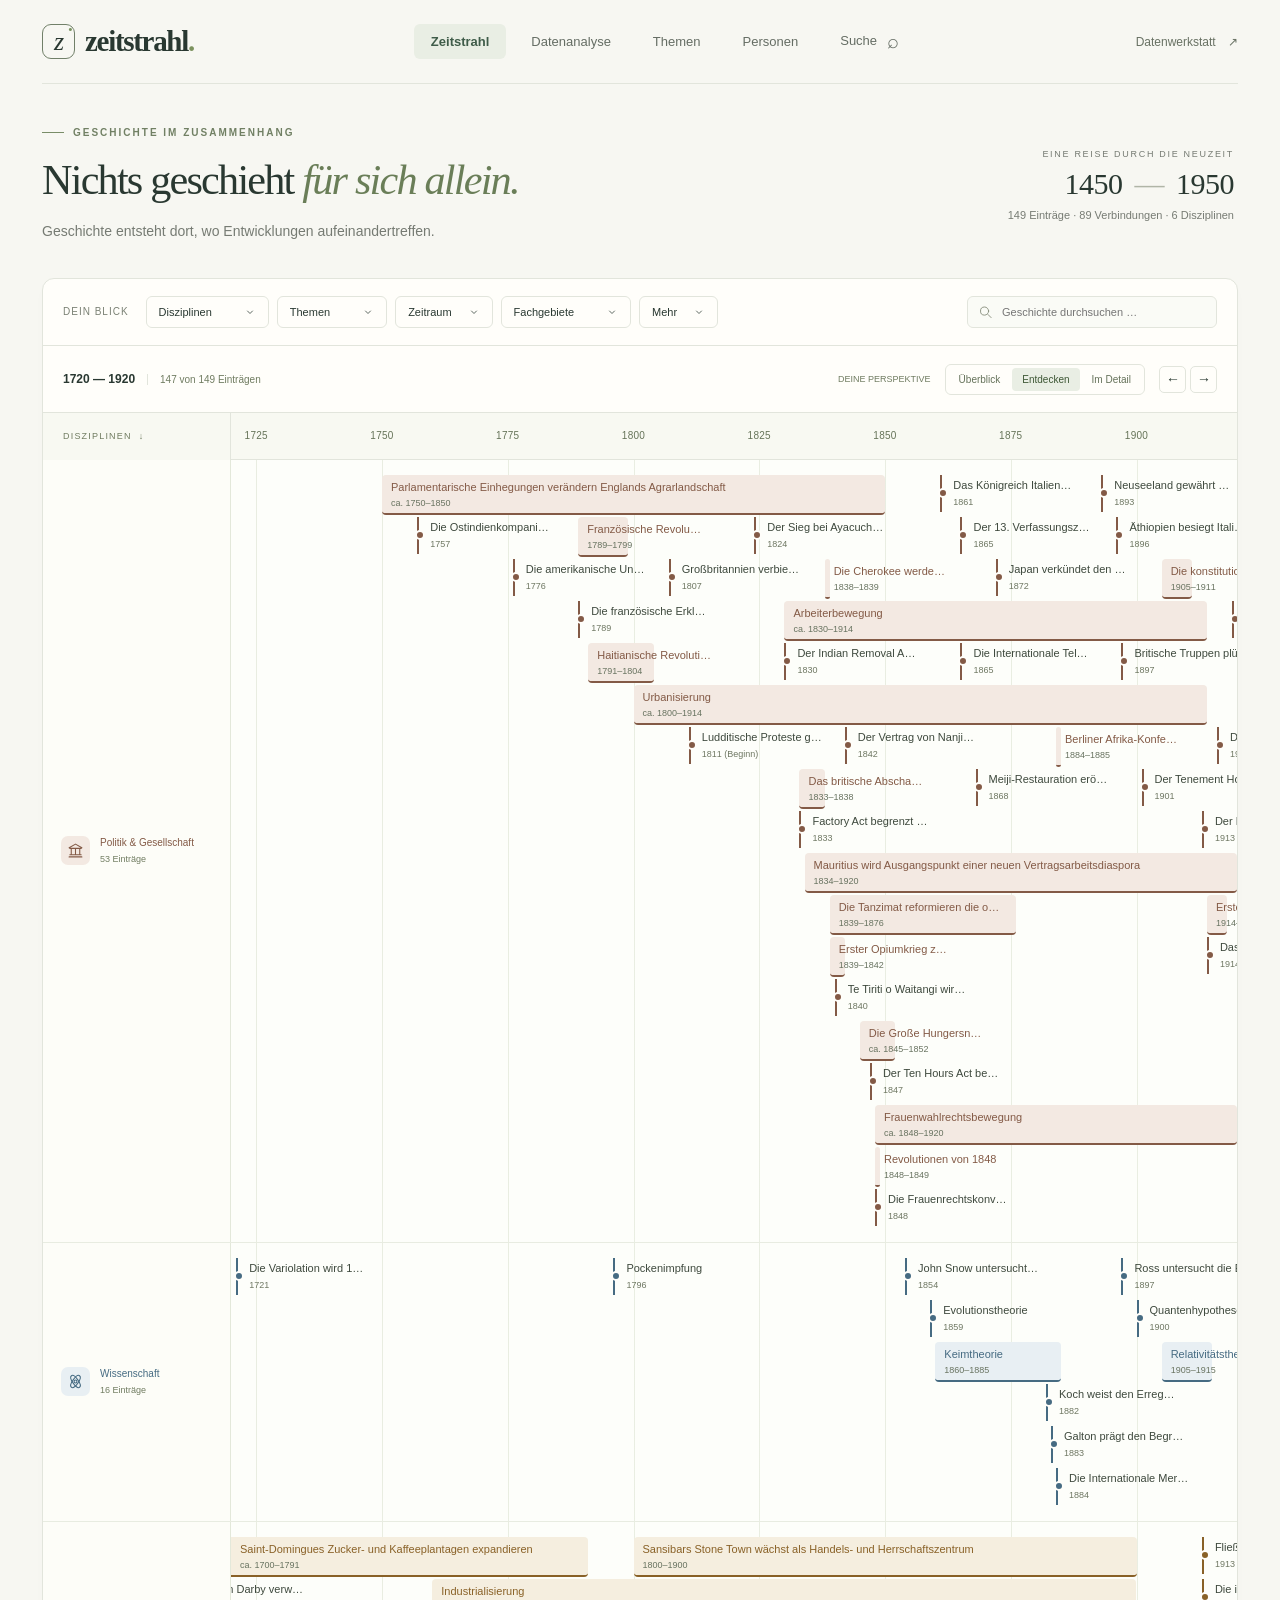
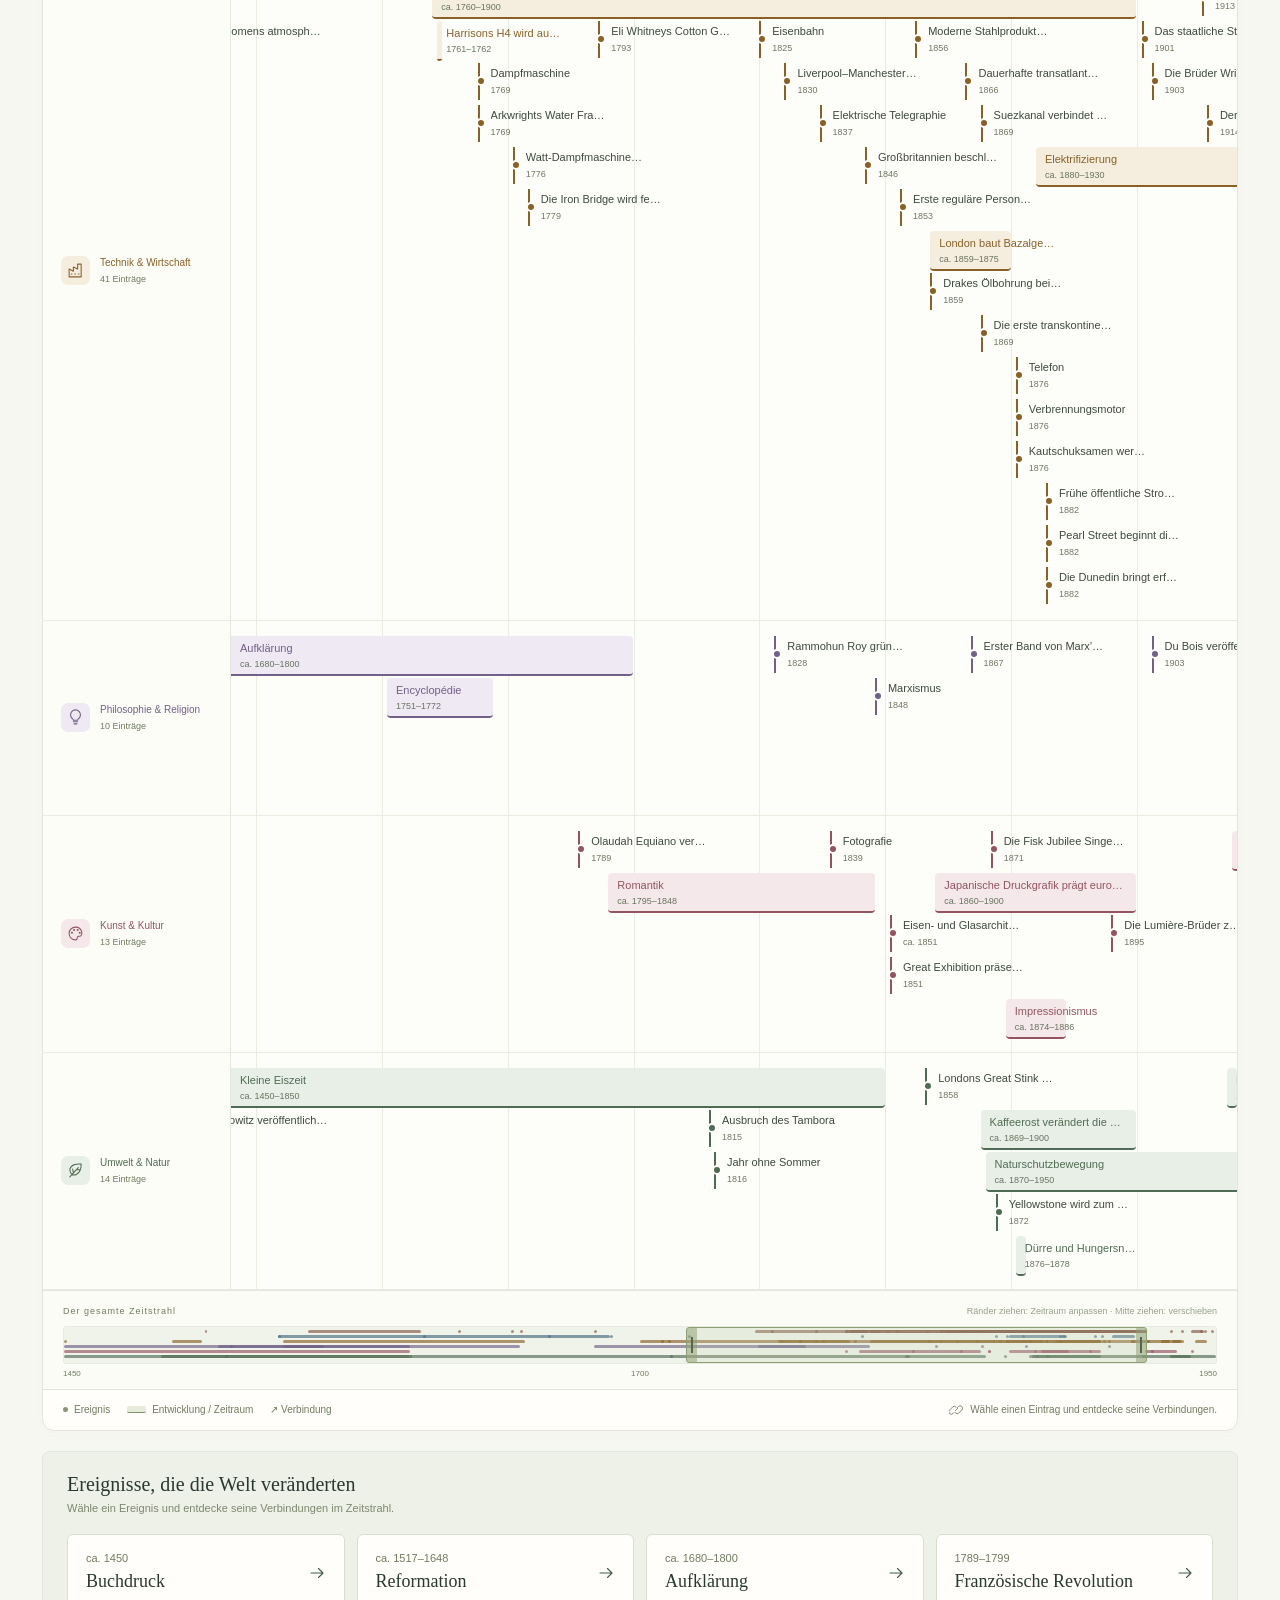
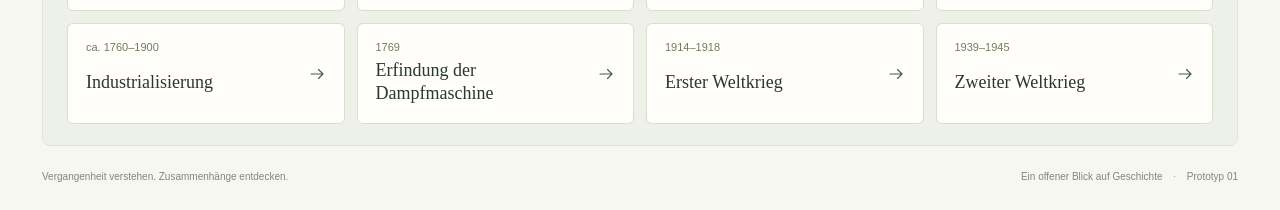
<file: index.html>
<!doctype html>
<html lang="de">
<head>
  <meta charset="utf-8">
  <meta name="viewport" content="width=device-width, initial-scale=1">
  <meta name="description" content="Entdecke Geschichte im Zusammenhang: ein interaktiver Zeitstrahl über sechs Disziplinen.">
  <title>Zeitstrahl — Geschichte im Zusammenhang</title>
  <link rel="icon" href="assets/icons/favicon.svg" type="image/svg+xml">
  <link rel="stylesheet" href="css/main.css">
  <link rel="stylesheet" href="css/timeline.css">
  <script type="module" src="js/app.js"></script>
</head>
<body>
  <a class="skip-link" href="#main">Zum Inhalt</a>
  <header class="site-header">
    <a class="brand" href="index.html" aria-label="Zeitstrahl Startseite"><span class="brand-mark" aria-hidden="true">z<span>·</span></span>zeitstrahl<span class="brand-dot">.</span></a>
    <nav aria-label="Hauptnavigation"><a href="index.html" class="active" aria-current="page">Zeitstrahl</a><a href="analysis.html">Datenanalyse</a><button type="button" data-nav="topics">Themen</button><button type="button" data-nav="persons">Personen</button><button type="button" data-nav="search">Suche <span aria-hidden="true">⌕</span></button></nav>
    <a class="header-link" href="admin.html">Datenwerkstatt <span aria-hidden="true">↗</span></a>
  </header>
  <main id="main">
    <section class="intro">
      <div><p class="eyebrow"><span class="tiny-line"></span> GESCHICHTE IM ZUSAMMENHANG</p><h1>Nichts geschieht <em>für sich allein.</em></h1><p class="intro-copy">Geschichte entsteht dort, wo Entwicklungen aufeinandertreffen.</p></div>
      <div class="intro-aside"><span class="edition">EINE REISE DURCH DIE NEUZEIT</span><span class="intro-years" id="intro-years">1450 <span>—</span> 1950</span><span id="data-stats" class="muted">Sechs Perspektiven. Eine Geschichte.</span></div>
    </section>
    <div id="app"><p class="loading" role="status">Der Zeitstrahl wird vorbereitet …</p></div>
  </main>
  <footer class="site-footer"><span>Vergangenheit verstehen. Zusammenhänge entdecken.</span><span>Ein offener Blick auf Geschichte <span class="footer-dot">·</span> Prototyp 01</span></footer>
  <dialog id="explore-dialog" aria-labelledby="dialog-title"><div class="dialog-top"><p class="eyebrow">WEITER ENTDECKEN</p><button class="icon-button" id="close-dialog" aria-label="Fenster schließen">×</button></div><h2 id="dialog-title"></h2><div id="dialog-content"></div></dialog>
</body>
</html>
</file>
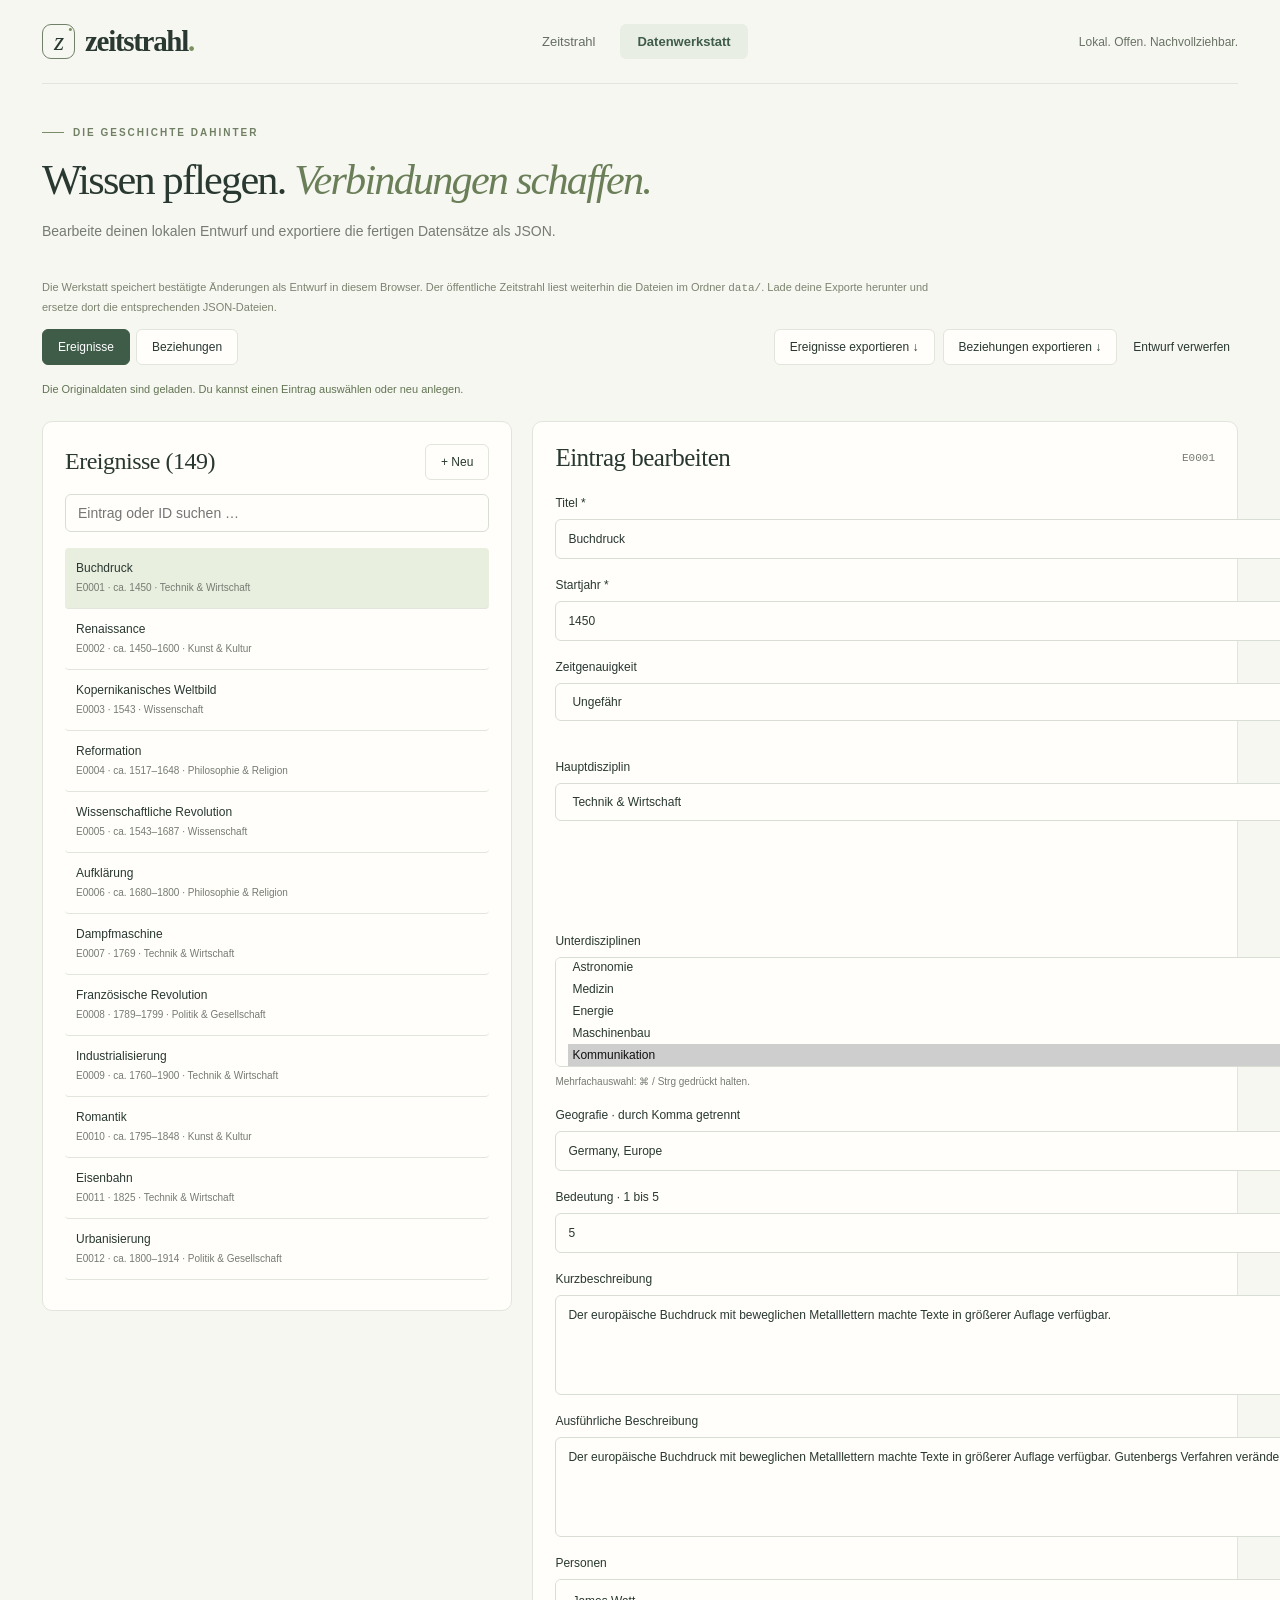
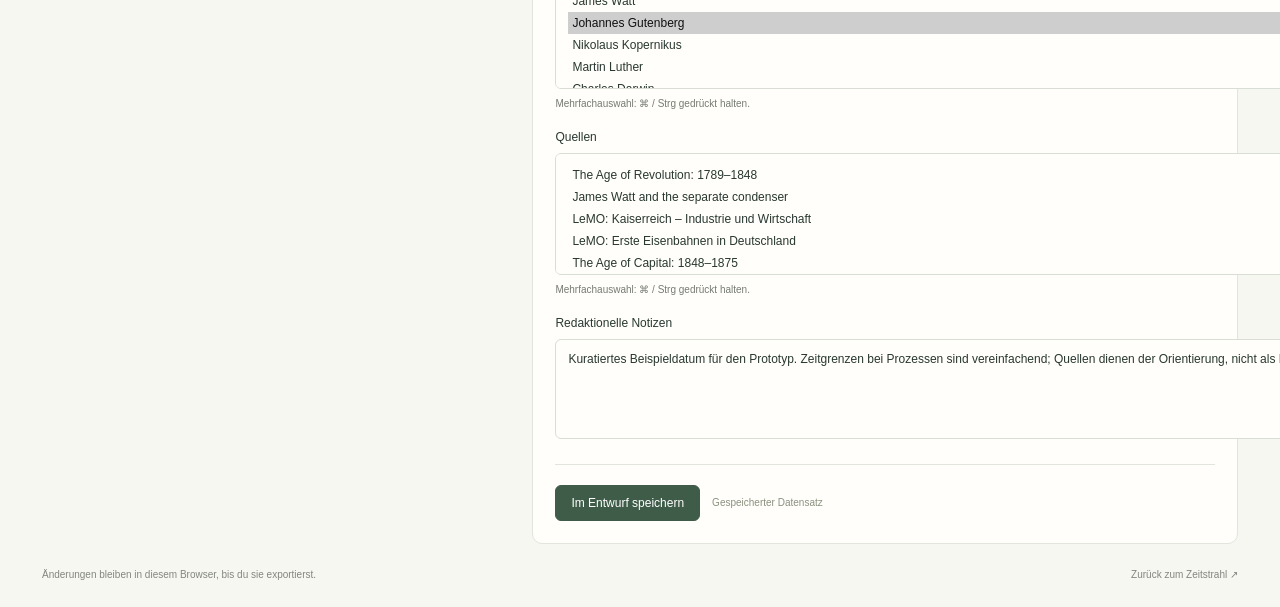
<file: admin.html>
<!doctype html>
<html lang="de">
<head><meta charset="utf-8"><meta name="viewport" content="width=device-width, initial-scale=1"><title>Datenwerkstatt — Zeitstrahl</title><link rel="icon" href="assets/icons/favicon.svg" type="image/svg+xml"><link rel="stylesheet" href="css/main.css"><link rel="stylesheet" href="css/admin.css"><script type="module" src="js/admin.js"></script></head>
<body><a class="skip-link" href="#main">Zum Inhalt</a><header class="site-header"><a class="brand" href="index.html"><span class="brand-mark" aria-hidden="true">z<span>·</span></span>zeitstrahl<span class="brand-dot">.</span></a><nav aria-label="Hauptnavigation"><a href="index.html">Zeitstrahl</a><a href="admin.html" class="active" aria-current="page">Datenwerkstatt</a></nav><span class="header-link">Lokal. Offen. Nachvollziehbar.</span></header><main id="main"><section class="intro"><div><p class="eyebrow"><span class="tiny-line"></span> DIE GESCHICHTE DAHINTER</p><h1>Wissen pflegen. <em>Verbindungen schaffen.</em></h1><p class="intro-copy">Bearbeite deinen lokalen Entwurf und exportiere die fertigen Datensätze als JSON.</p></div></section><div id="admin-app"><p class="loading" role="status">Die Datenwerkstatt wird vorbereitet …</p></div></main><footer class="site-footer"><span>Änderungen bleiben in diesem Browser, bis du sie exportierst.</span><a href="index.html">Zurück zum Zeitstrahl ↗</a></footer></body>
</html>
</file>
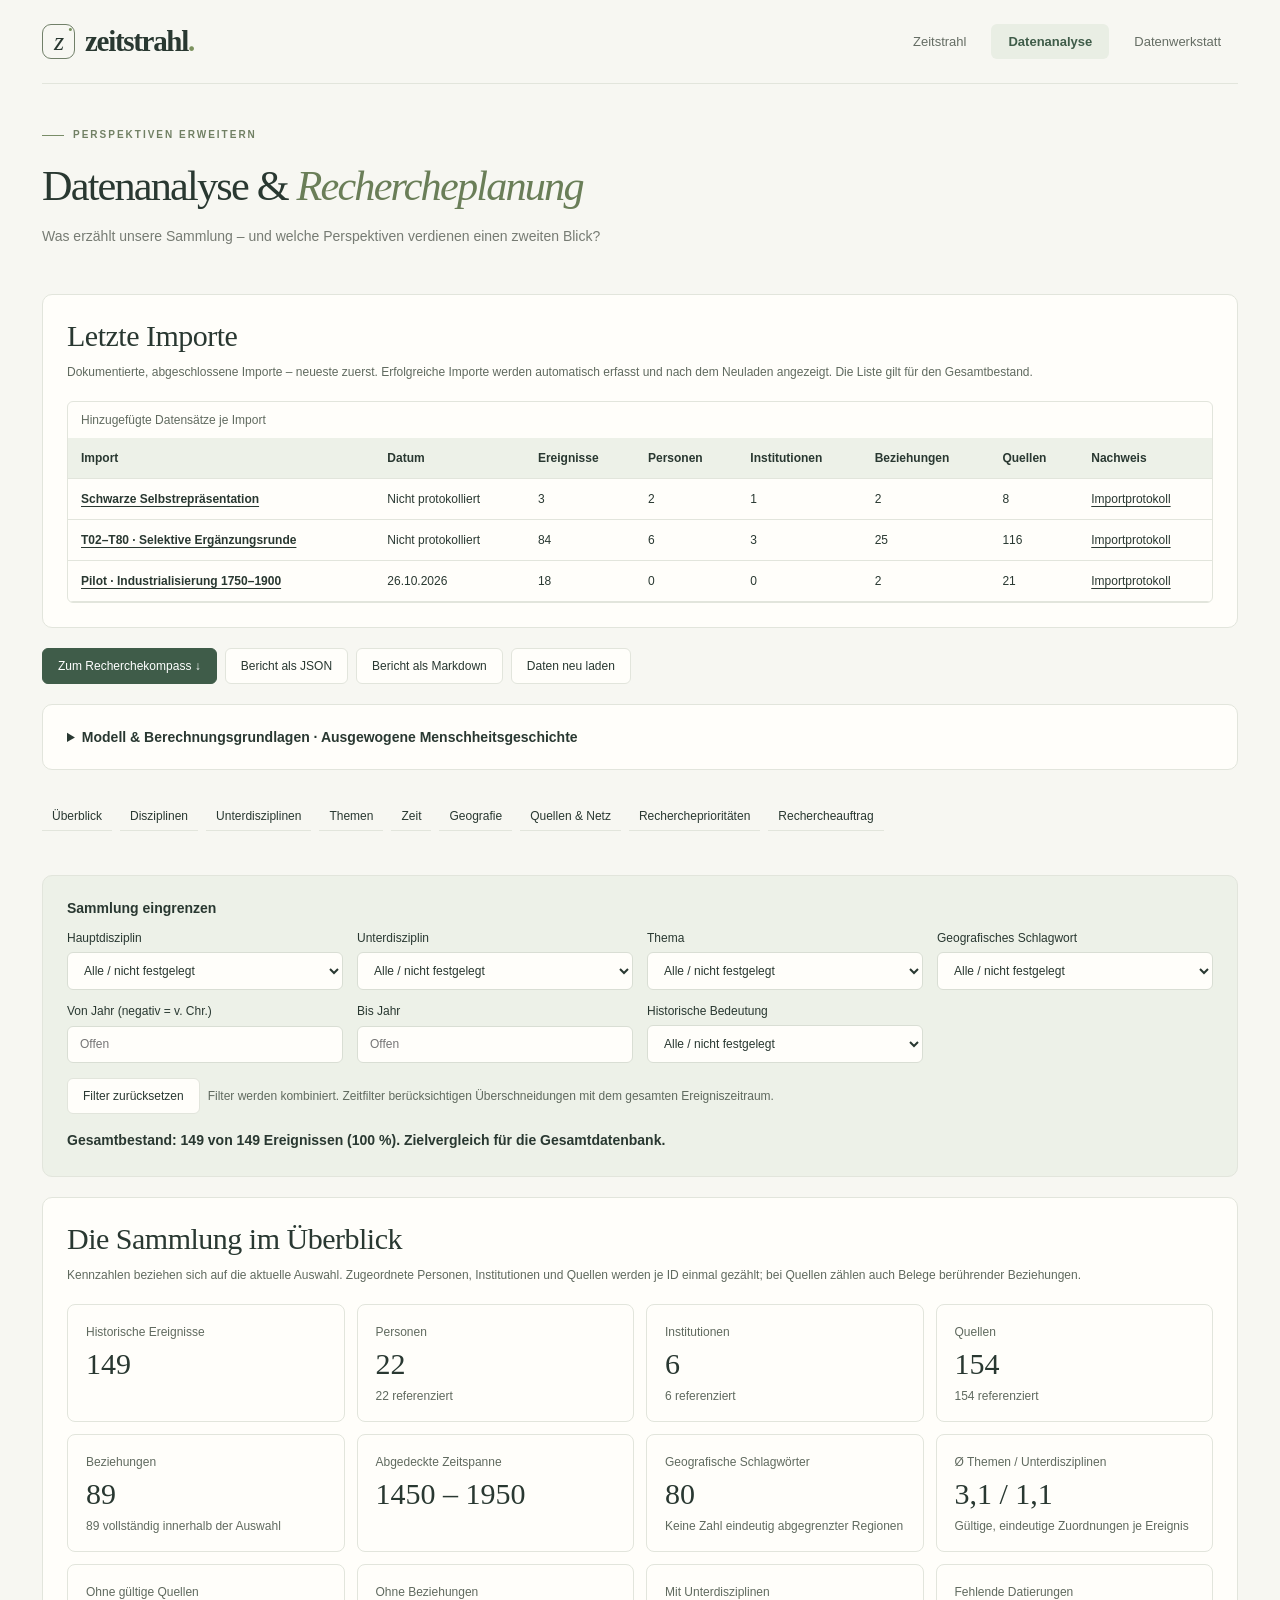
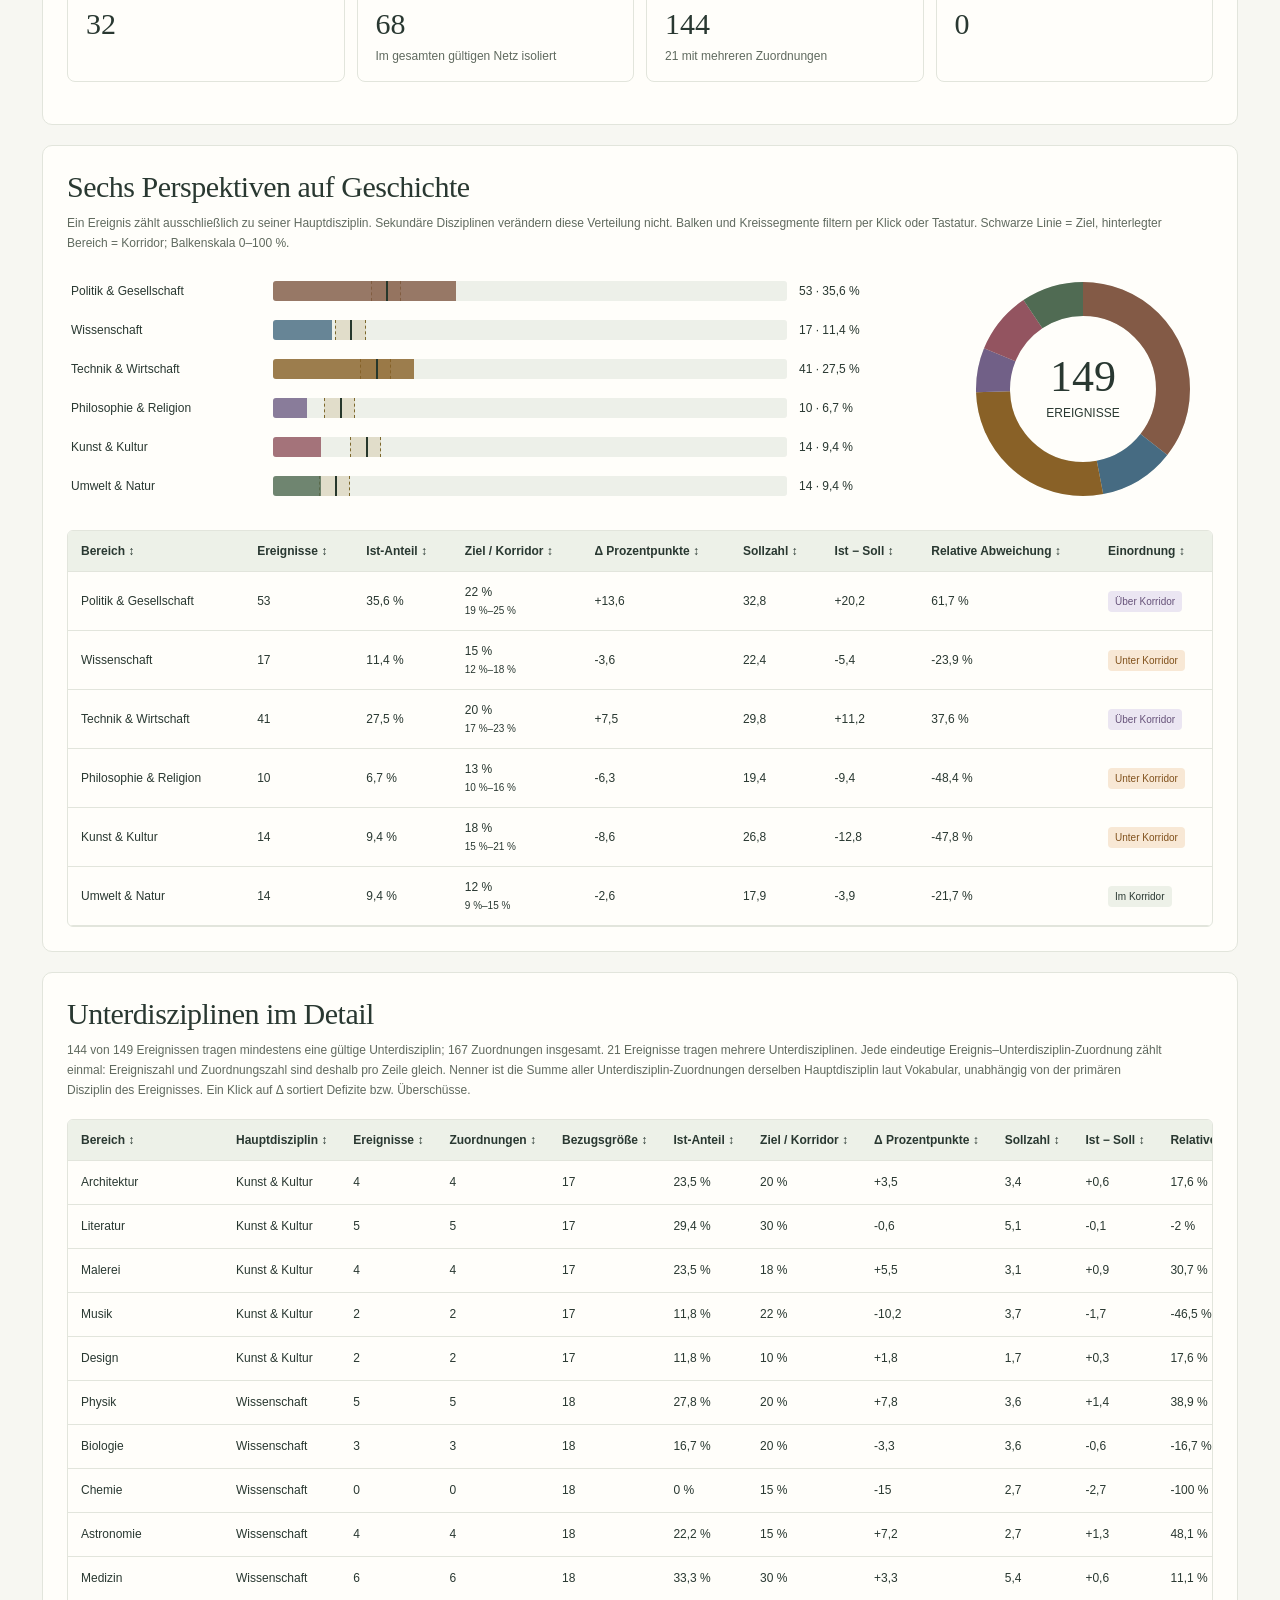
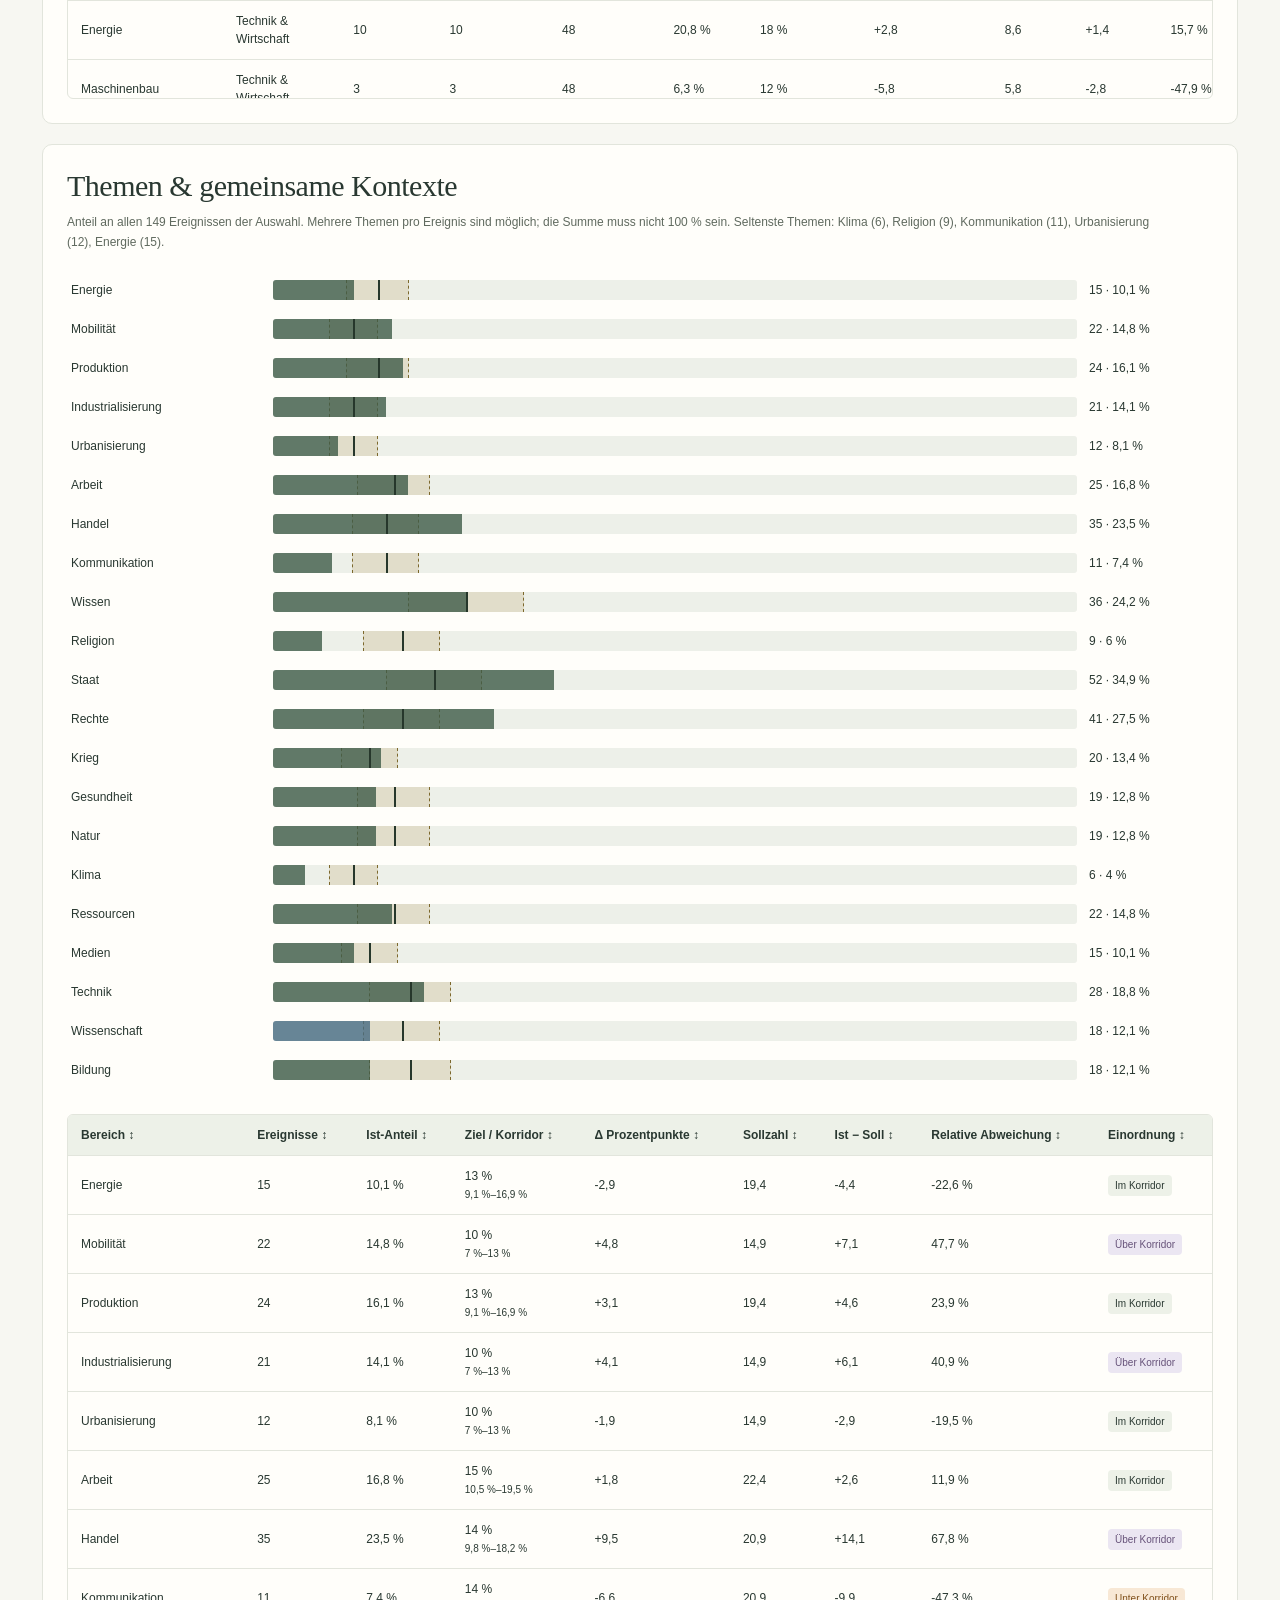
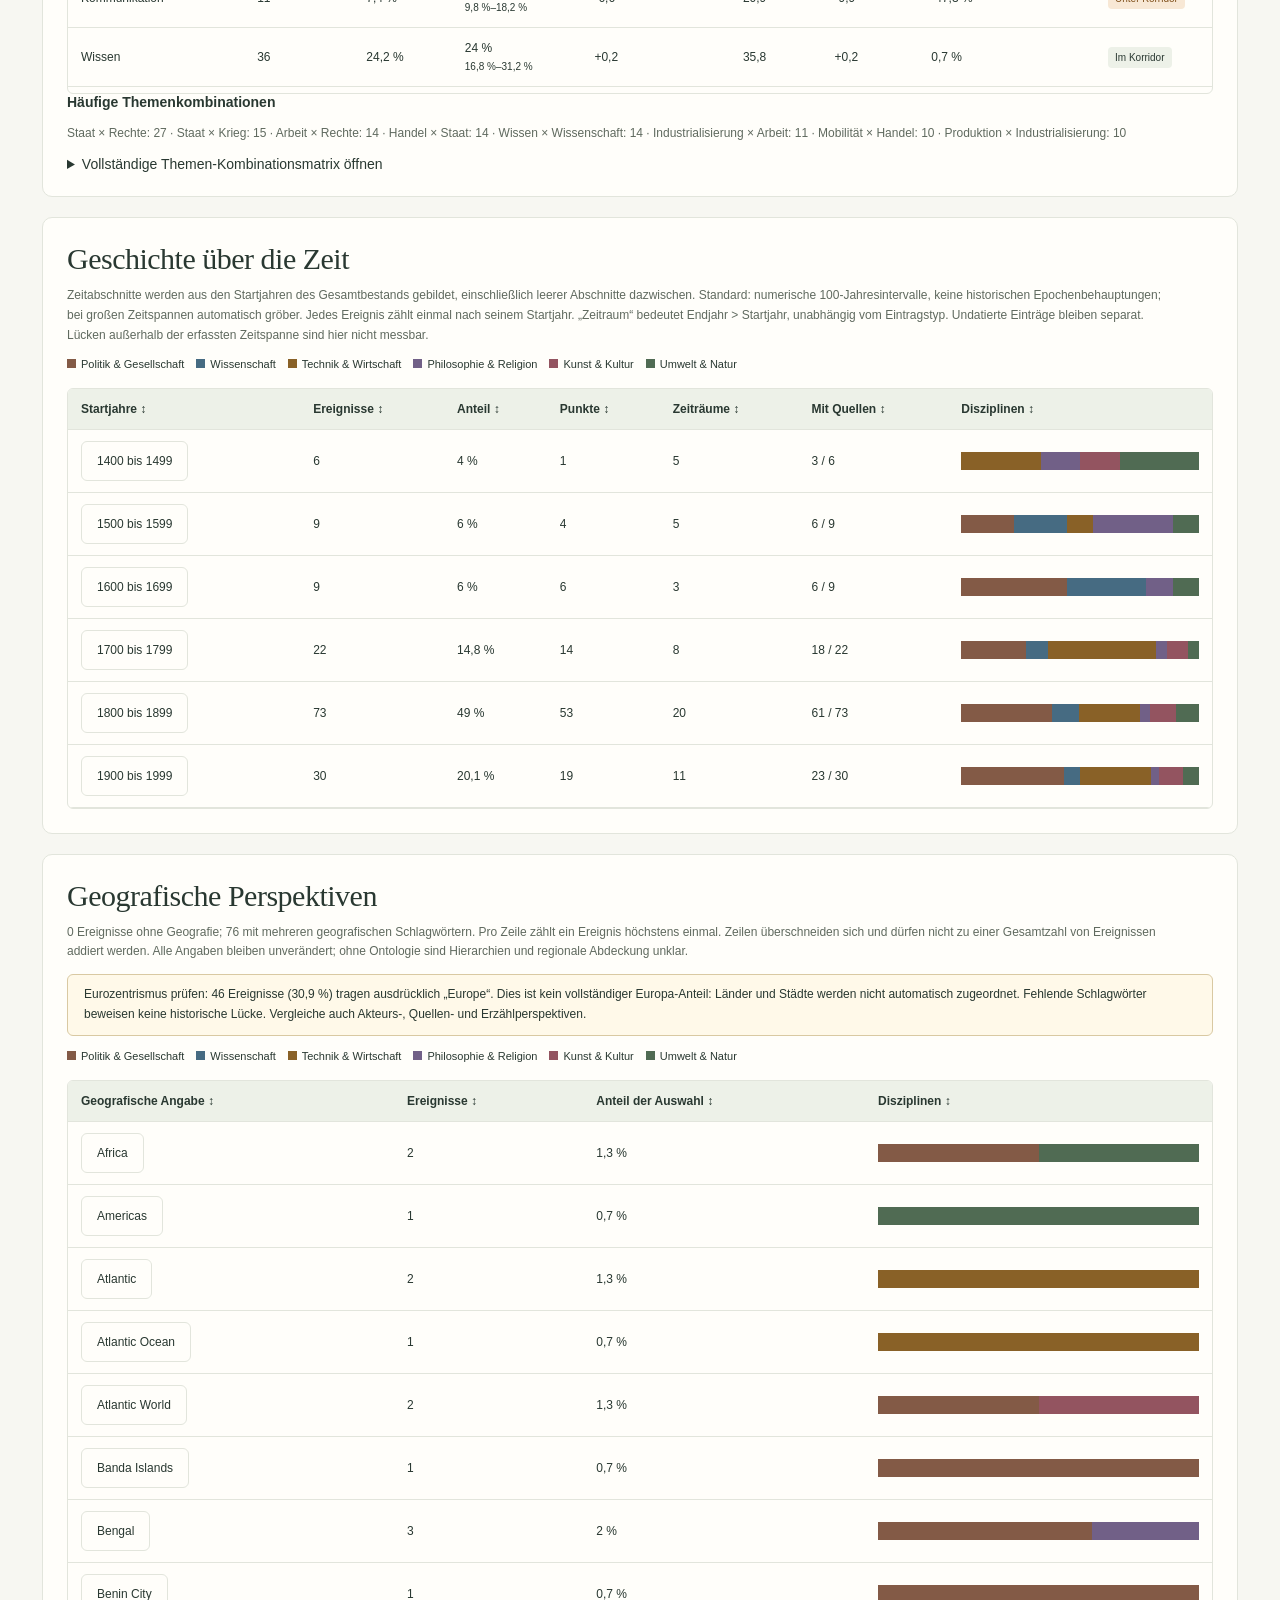
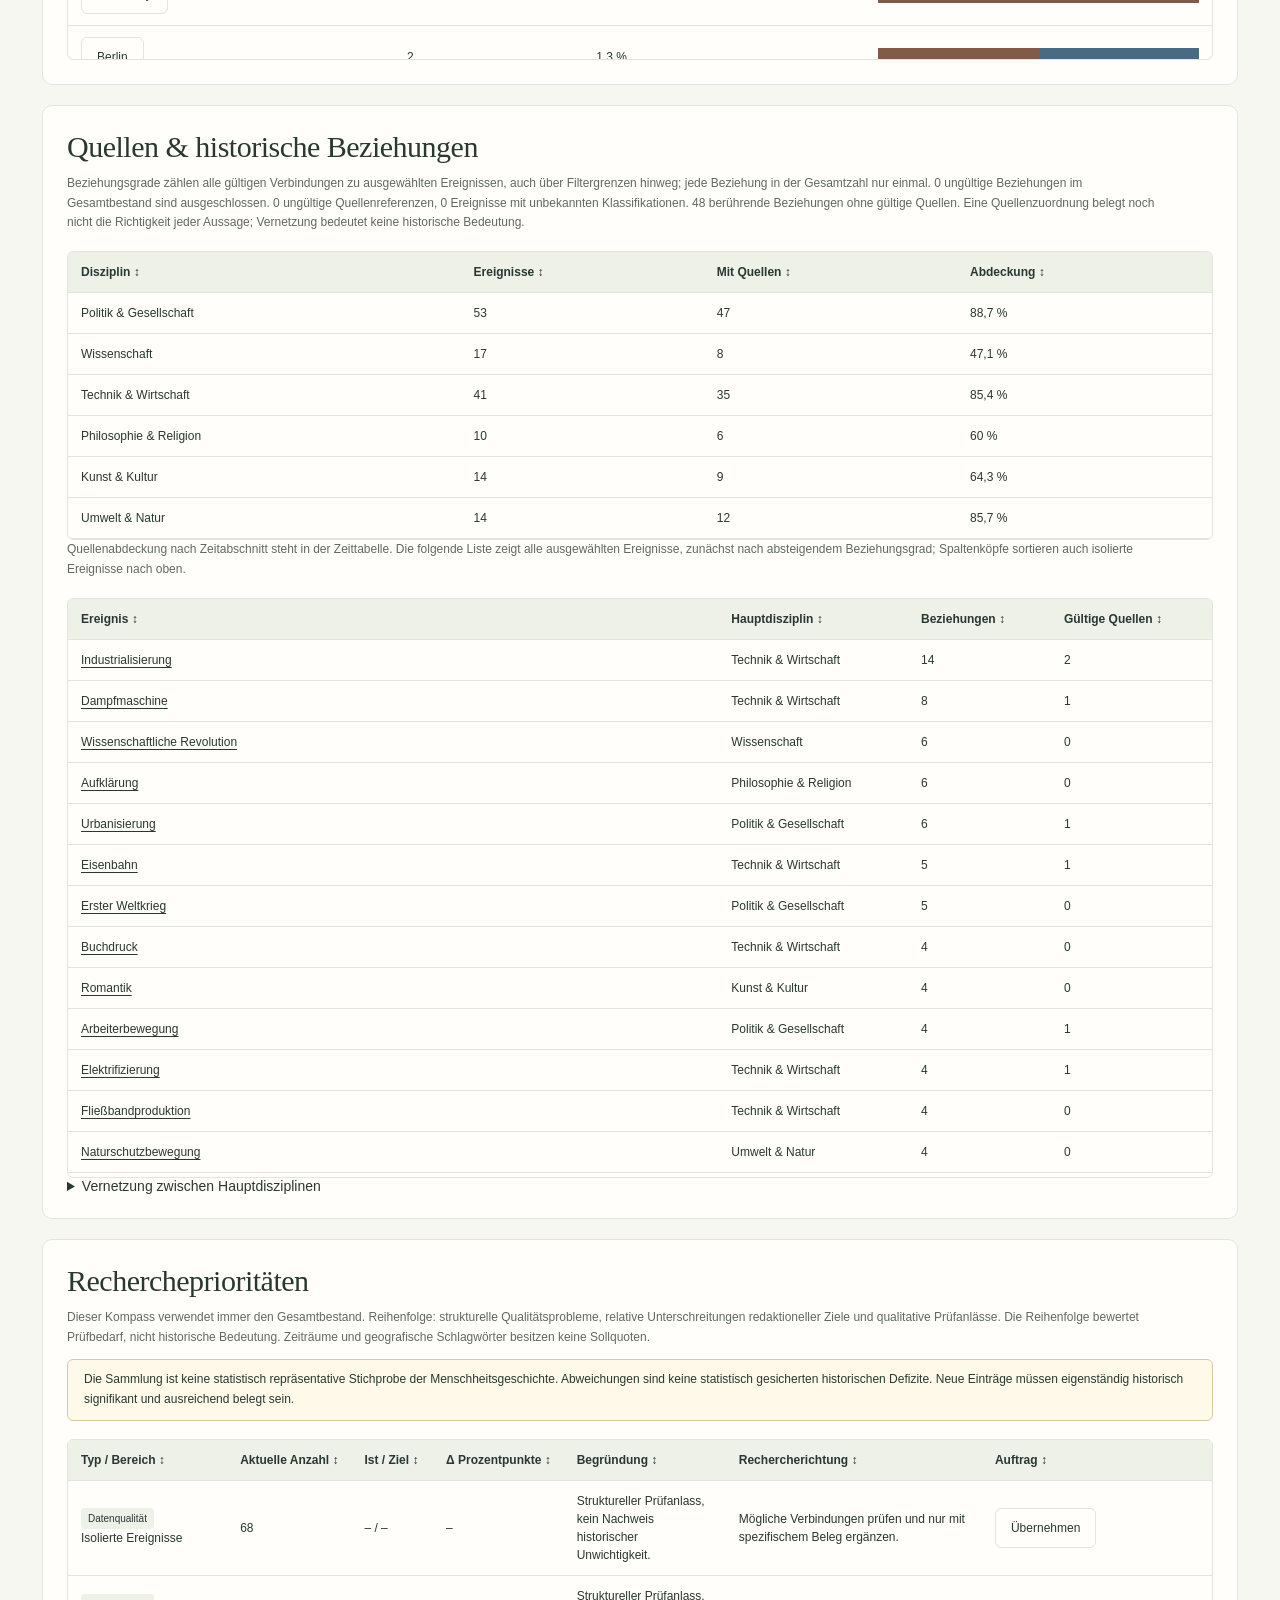
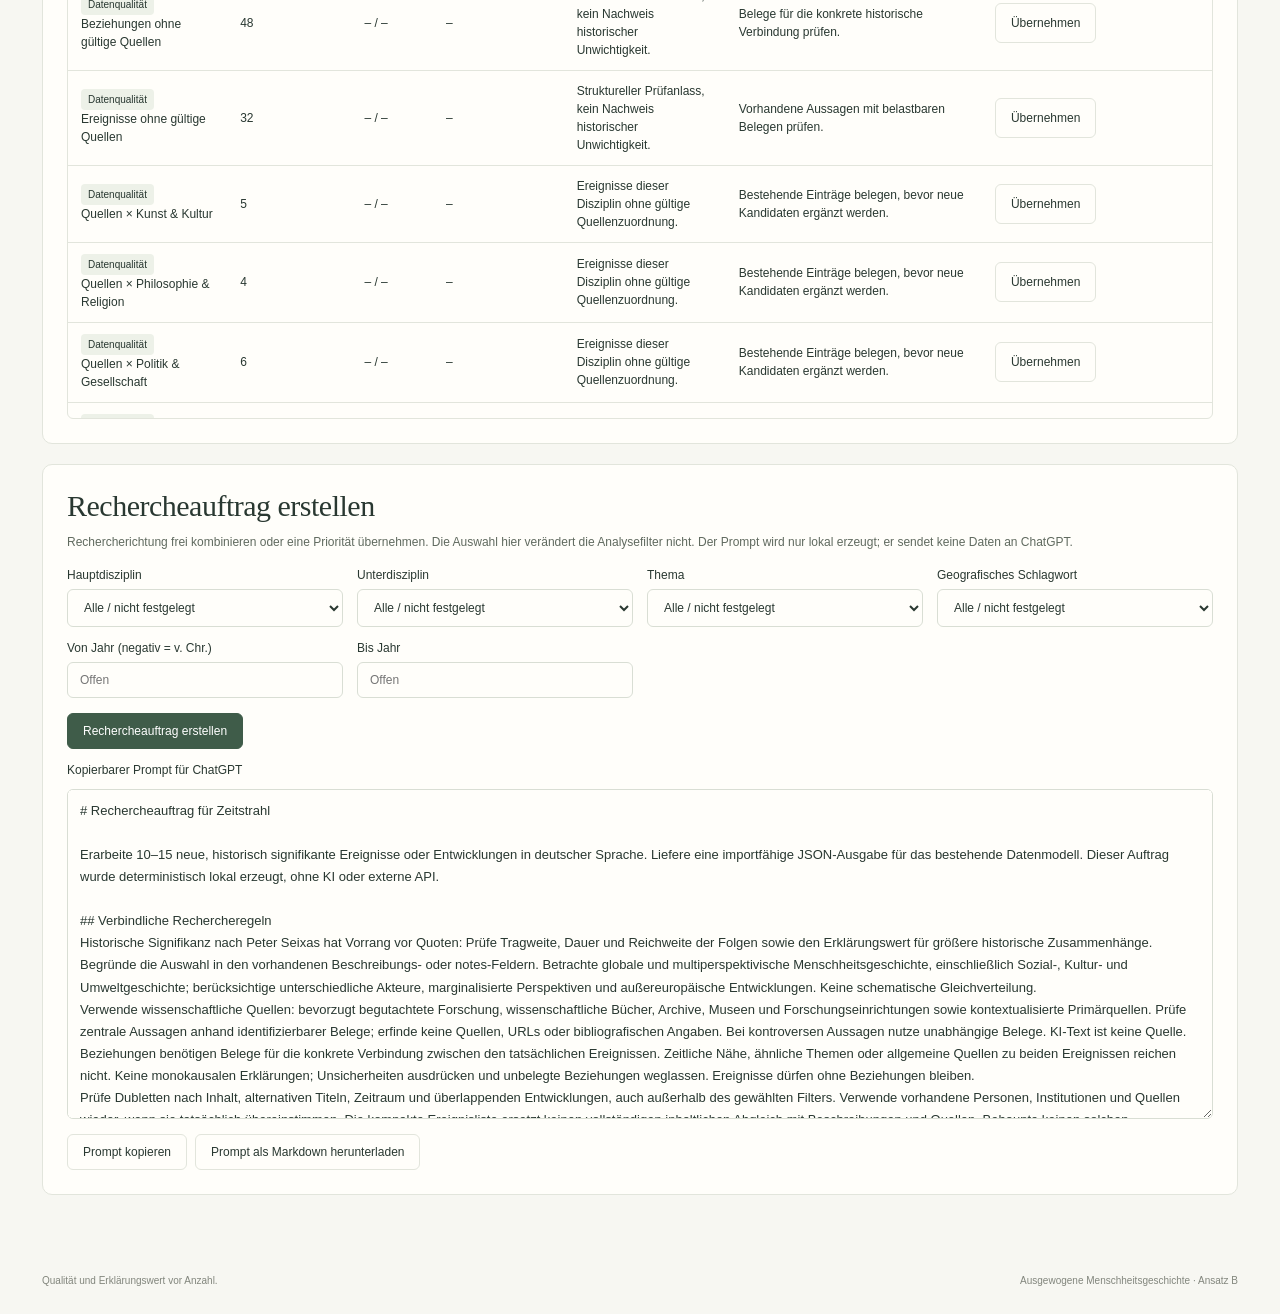
<file: analysis.html>
<!doctype html>
<html lang="de">
<head>
<meta charset="utf-8"><meta name="viewport" content="width=device-width, initial-scale=1">
<title>Datenanalyse & Rechercheplanung — Zeitstrahl</title>
<link rel="icon" href="assets/icons/favicon.svg" type="image/svg+xml">
<link rel="stylesheet" href="css/main.css"><link rel="stylesheet" href="css/analysis.css">
<script type="module" src="js/analysis.js"></script>
<script type="module" src="js/import-history.js"></script>
</head>
<body>
<a class="skip-link" href="#main">Zum Inhalt</a>
<header class="site-header"><a class="brand" href="index.html"><span class="brand-mark" aria-hidden="true">z<span>·</span></span>zeitstrahl<span class="brand-dot">.</span></a><nav aria-label="Hauptnavigation"><a href="index.html">Zeitstrahl</a><a href="analysis.html" class="active" aria-current="page">Datenanalyse</a><a href="admin.html">Datenwerkstatt</a></nav></header>
<main id="main" class="analysis-page">
<section class="intro"><div><p class="eyebrow"><span class="tiny-line"></span> PERSPEKTIVEN ERWEITERN</p><h1>Datenanalyse & <em>Rechercheplanung</em></h1><p class="intro-copy">Was erzählt unsere Sammlung – und welche Perspektiven verdienen einen zweiten Blick?</p></div></section>
<section id="latest-imports" class="analysis-section" aria-labelledby="latest-imports-heading">
<h2 id="latest-imports-heading">Letzte Importe</h2>
<p class="explain">Dokumentierte, abgeschlossene Importe – neueste zuerst. Erfolgreiche Importe werden automatisch erfasst und nach dem Neuladen angezeigt. Die Liste gilt für den Gesamtbestand.</p>
<div class="table-scroll">
<table>
<caption class="explain">Hinzugefügte Datensätze je Import</caption>
<thead><tr><th scope="col">Import</th><th scope="col">Datum</th><th scope="col">Ereignisse</th><th scope="col">Personen</th><th scope="col">Institutionen</th><th scope="col">Beziehungen</th><th scope="col">Quellen</th><th scope="col">Nachweis</th></tr></thead>
<tbody id="import-history-rows"><tr><td colspan="8" role="status">Importverlauf wird geladen …</td></tr>
</tbody>
</table>
</div>
</section>
<div id="dashboard"><p class="loading" role="status">Die Daten werden analysiert …</p></div>
<noscript>Für die interaktive Analyse bitte JavaScript aktivieren.</noscript>
</main><footer class="site-footer"><span>Qualität und Erklärungswert vor Anzahl.</span><span>Ausgewogene Menschheitsgeschichte · Ansatz B</span></footer>
</body></html>
</file>
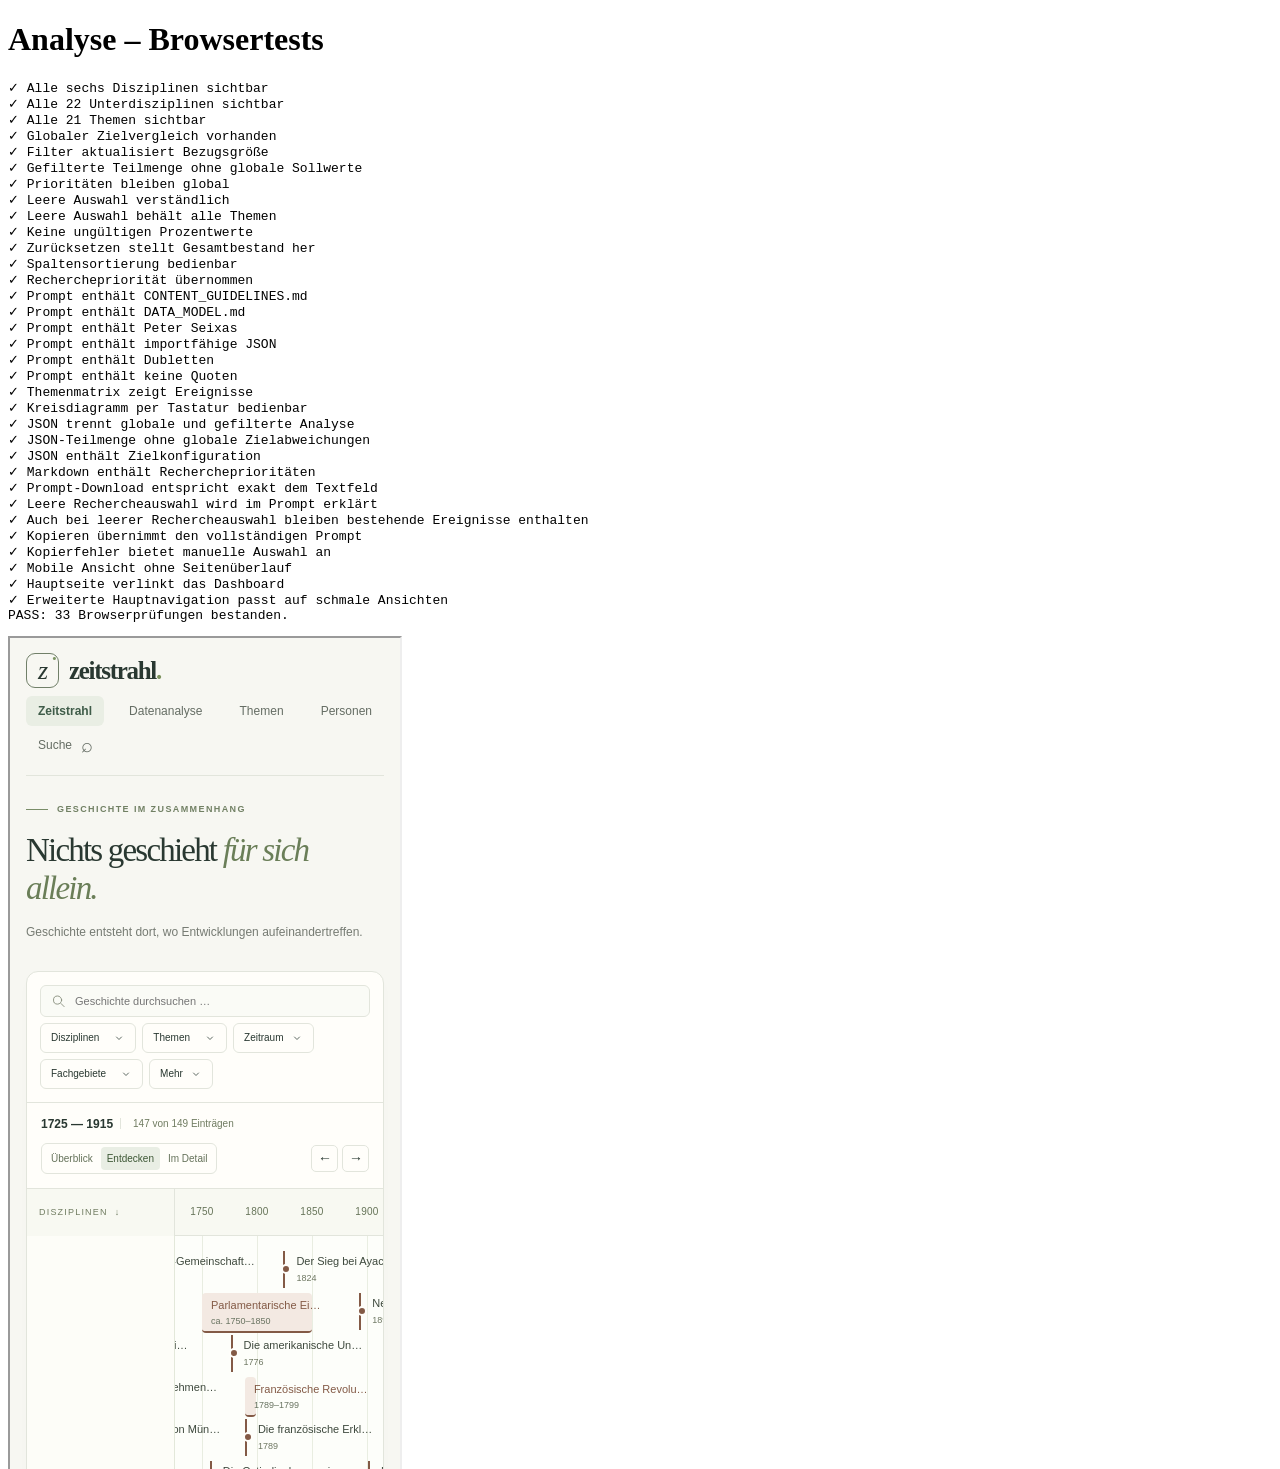
<file: tests/analysis-browser.html>
<!doctype html><html lang="de"><meta charset="utf-8"><title>Analyse – Browsertests</title><body><h1>Analyse – Browsertests</h1><pre id="results">Tests laufen …</pre><iframe id="app" title="Dashboard unter Test" src="../analysis.html" style="width:1200px;height:850px"></iframe><script type="module" src="analysis-browser.js"></script></body></html>
</file>
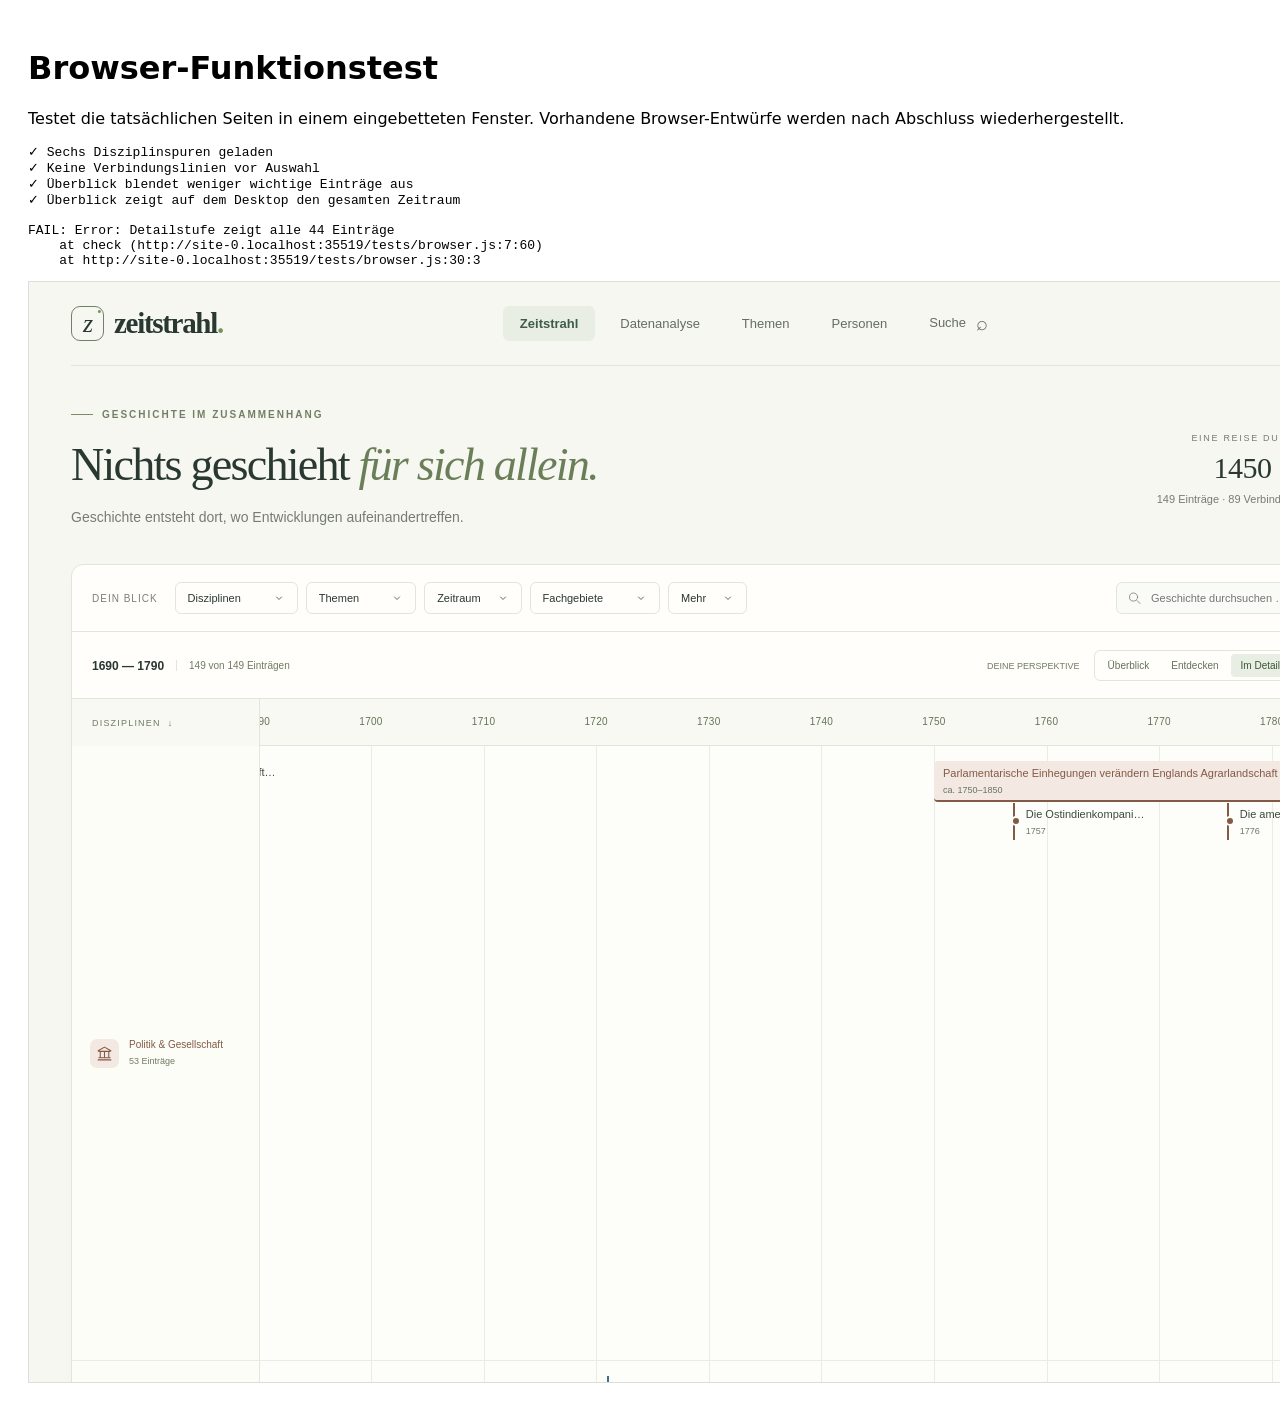
<file: tests/browser.html>
<!doctype html><html lang="de"><meta charset="utf-8"><title>Zeitstrahl Funktionstest</title><style>body{font-family:system-ui;padding:20px}iframe{width:1400px;height:1100px;border:1px solid #ddd}#result{white-space:pre-wrap}</style><h1>Browser-Funktionstest</h1><p>Testet die tatsächlichen Seiten in einem eingebetteten Fenster. Vorhandene Browser-Entwürfe werden nach Abschluss wiederhergestellt.</p><pre id="result" role="status">Tests laufen …</pre><iframe id="app" title="Test-Anwendung"></iframe><script type="module" src="browser.js"></script></html>
</file>
<file: css/main.css>
@charset "UTF-8";
:root {
  --paper:#f7f7f2;
  --surface:#fffefa;
  --ink:#293831;
  --muted:#767b73;
  --line:#e2e5dc;
  --green:#3f5c49;
  --green-light:#e9eee4;
  --serif:Georgia,'Times New Roman',serif;
  --sans:-apple-system,BlinkMacSystemFont,'Segoe UI',sans-serif;
  --radius:10px;
  color-scheme:light;
}

* {
  box-sizing:border-box;
}

body {
  margin:0;
  background:var(--paper);
  color:var(--ink);
  font-family:var(--sans);
  font-size:14px;
  -webkit-font-smoothing:antialiased;
}

button,input,select,textarea {
  font:inherit;
}

button,a,input,select,textarea {
  -webkit-tap-highlight-color:transparent;
}

button {
  cursor:pointer;
}

a {
  color:inherit;
  text-decoration:none;
}

button {
  color:inherit;
}

button:disabled {
  opacity:.4;
  cursor:not-allowed;
}

button:focus-visible,a:focus-visible,input:focus-visible,select:focus-visible,textarea:focus-visible,summary:focus-visible,[tabindex]:focus-visible {
  outline:3px solid #7e9970;
  outline-offset:4px;
}

h1,h2,h3,p {
  margin-top:0;
}

h1,h2 {
  font-family:var(--serif);
  font-weight:400;
}

h1 {
  font-size:clamp(32px,3.3vw,49px);
  letter-spacing:-1.8px;
  margin-bottom:15px;
  line-height:1.15;
}

h1 em {
  font-weight:400;
  color:#6a7e58;
}

h2 {
  font-size:30px;
  letter-spacing:-.5px;
}

h3 {
  font-size:14px;
}

input,select,textarea {
  background:var(--surface);
  border:1px solid #d9ded4;
  border-radius:6px;
  padding:10px 12px;
  min-width:0;
  color:var(--ink);
}

input[type=checkbox] {
  accent-color:var(--green);
  width:15px;
  height:15px;
}

input[type=range] {
  accent-color:var(--green);
}

textarea {
  resize:vertical;
  min-height:100px;
}

label {
  font-size:12px;
  font-weight:500;
}

.site-header {
  height:84px;
  margin:0 42px;
  border-bottom:1px solid var(--line);
  display:flex;
  align-items:center;
  justify-content:space-between;
  gap:24px;
}

.brand {
  display:flex;
  align-items:center;
  font-family:var(--serif);
  font-size:29px;
  font-weight:600;
  letter-spacing:-1.3px;
}

.brand-mark {
  position:relative;
  display:inline-grid;
  place-items:center;
  width:33px;
  height:35px;
  border:1.5px solid #718069;
  border-radius:9px;
  font-size:26px;
  line-height:1;
  margin-right:10px;
  font-style:italic;
  font-weight:400;
}

.brand-mark span {
  position:absolute;
  top:-8px;
  right:2px;
  color:#7b9462;
}

.brand-dot {
  color:#7c925e;
}

.site-header nav {
  display:flex;
  gap:8px;
  align-items:center;
}

.site-header nav a,.site-header nav button {
  border:0;
  background:none;
  padding:10px 17px;
  border-radius:6px;
  font-size:13px;
  color:#656d64;
}

.site-header nav .active {
  background:var(--green-light);
  color:var(--green);
  font-weight:600;
}

.site-header nav a:hover,.site-header nav button:hover {
  background:#eff0e9;
}

.site-header nav button span {
  font-size:20px;
  margin-left:6px;
  vertical-align:middle;
}

.header-link {
  font-size:12px;
  color:#697264;
}

.header-link span {
  margin-left:9px;
}

main {
  padding:0 42px;
}

.intro {
  display:flex;
  justify-content:space-between;
  align-items:center;
  padding:43px 0 35px;
  gap:24px;
}

.eyebrow {
  font-size:10px;
  letter-spacing:2px;
  font-weight:600;
  color:#718064;
  margin-bottom:18px;
  display:flex;
  align-items:center;
  gap:9px;
}

.tiny-line {
  width:22px;
  height:1px;
  background:#798d68;
  display:inline-block;
}

.intro-copy {
  color:#767b73;
  font-size:14px;
  margin-bottom:0;
  line-height:1.65;
}

.intro-aside {
  display:flex;
  flex-direction:column;
  align-items:flex-end;
  gap:8px;
  padding-right:4px;
  flex-shrink:0;
}

.edition {
  font-size:9px;
  letter-spacing:1.7px;
  color:var(--muted);
}

.intro-years {
  font-family:var(--serif);
  font-size:30px;
  letter-spacing:-.5px;
}

.intro-years span {
  color:#b0b5a7;
  padding:0 5px;
}

.muted {
  color:var(--muted);
  font-size:11px;
}

.button {
  display:inline-flex;
  justify-content:center;
  align-items:center;
  gap:9px;
  border:1px solid var(--line);
  border-radius:6px;
  padding:10px 15px;
  background:var(--surface);
  font-size:12px;
  font-weight:500;
  transition:background .18s;
}

.button:hover {
  background:var(--green-light);
}

.button.primary {
  background:var(--green);
  color:#fff;
  border-color:var(--green);
}

.button.primary:hover {
  background:#2d4837;
}

.button.text {
  border:0;
  background:transparent;
  padding:8px;
}

.icon-button {
  border:1px solid var(--line);
  width:30px;
  height:30px;
  display:inline-grid;
  place-items:center;
  background:var(--surface);
  border-radius:5px;
  font-size:18px;
}

.icon-button:hover {
  background:var(--green-light);
}

.icon {
  width:18px;
  height:18px;
  flex:none;
  vertical-align:middle;
}

.chip {
  display:inline-flex;
  align-items:center;
  gap:5px;
  border:1px solid var(--line);
  padding:4px 8px;
  border-radius:4px;
  color:#66725d;
  font-size:10px;
  background:#f4f5ee;
}

.chip.discipline {
  color:var(--discipline);
  background:var(--tint);
  border:0;
}

.chip-row {
  display:flex;
  flex-wrap:wrap;
  gap:6px;
}

.site-footer {
  display:flex;
  justify-content:space-between;
  gap:16px;
  padding:25px 42px 28px;
  font-size:10px;
  color:#82867d;
}

.footer-dot {
  margin:0 8px;
  color:#9aab8e;
}

.skip-link {
  position:fixed;
  left:20px;
  top:-100px;
  z-index:100;
  padding:15px;
  background:var(--ink);
  color:white;
}

.skip-link:focus {
  top:12px;
}

.loading {
  padding:80px;
  text-align:center;
  color:var(--muted);
}

.error-state {
  padding:35px;
  border:1px solid #d8aaa0;
  border-radius:var(--radius);
  background:#fff4ee;
  line-height:1.65;
}

.notice {
  padding:10px 16px;
  border:1px solid #d9c9a2;
  background:#fff9e9;
  border-radius:6px;
  font-size:12px;
  margin-bottom:14px;
  line-height:1.6;
}

.sr-only {
  position:absolute;
  width:1px;
  height:1px;
  padding:0;
  margin:-1px;
  overflow:hidden;
  clip:rect(0,0,0,0);
  white-space:nowrap;
  border:0;
}

.empty-state {
  text-align:center;
  padding:46px 20px;
  color:var(--muted);
  line-height:1.7;
}

.empty-state h2 {
  color:var(--ink);
}

dialog {
  border:1px solid var(--line);
  border-radius:14px;
  max-width:720px;
  width:calc(100% - 32px);
  padding:28px;
  max-height:80vh;
  background:var(--surface);
  color:var(--ink);
  box-shadow:0 25px 100px #25362930;
}

dialog::backdrop {
  background:#26352d55;
  backdrop-filter:blur(3px);
}

.dialog-top {
  display:flex;
  justify-content:space-between;
  align-items:center;
}

.dialog-top .eyebrow {
  margin-bottom:0;
}

.dialog-top+h2 {
  margin-top:20px;
}

.topic-grid {
  display:grid;
  grid-template-columns:repeat(3,1fr);
  gap:9px;
}

.topic-grid button {
  text-align:left;
  padding:14px;
}

.person-row {
  border-top:1px solid var(--line);
  padding:15px 0;
}

.person-row h3 {
  margin:0 0 5px;
}

.person-row p {
  color:var(--muted);
  font-size:12px;
  line-height:1.65;
  margin:6px 0 0;
}

.person-row button {
  margin-top:9px;
}

.detail-page {
  max-width:1050px;
  margin:auto;
  padding-top:36px;
}

.back-link {
  font-size:12px;
  display:inline-block;
  margin-bottom:24px;
  color:var(--green);
}

.event-article {
  padding:38px;
  background:var(--surface);
  border:1px solid var(--line);
  border-radius:12px;
}

.event-article h1 {
  margin:20px 0;
}

.event-introduction {
  display:grid;
  grid-template-columns:minmax(0,1.65fr) minmax(0,1fr);
  align-items:start;
  gap:32px;
}

.event-image-placeholder {
  display:flex;
  flex-direction:column;
  align-items:center;
  justify-content:center;
  gap:16px;
  aspect-ratio:4 / 3;
  margin:0;
  padding:24px;
  border:1px dashed #bdc9b5;
  border-radius:8px;
  background:var(--green-light);
  color:var(--green);
  text-align:center;
}

.event-image-placeholder svg {
  flex-shrink:0;
  opacity:.65;
}

.event-image-placeholder figcaption {
  display:grid;
  gap:7px;
}

.event-image-placeholder figcaption span {
  color:var(--muted);
  font-size:12px;
}

.event-image-placeholder figcaption strong {
  font-family:var(--serif);
  font-weight:400;
  font-size:20px;
  overflow-wrap:anywhere;
}

.event-article .long-description {
  font-family:var(--serif);
  font-size:23px;
  line-height:1.7;
  max-width:750px;
  margin-bottom:0;
}

.event-article .detail-columns {
  display:grid;
  grid-template-columns:1.25fr 1fr;
  gap:40px;
  margin-top:30px;
}

.source-list {
  padding-left:18px;
  font-size:12px;
  line-height:1.8;
}

.source-list a {
  text-decoration:underline;
  text-underline-offset:3px;
}

.metadata {
  display:grid;
  grid-template-columns:1fr 1fr;
  gap:12px;
  font-size:12px;
}

.metadata dt {
  color:var(--muted);
  margin-bottom:4px;
}

.metadata dd {
  margin:0;
}

.section-heading {
  display:flex;
  align-items:center;
  justify-content:space-between;
  margin:24px 0 14px;
}

.section-heading h3 {
  margin:0;
}

.section-heading span {
  font-size:10px;
  color:var(--muted);
}

.related-item {
  display:block;
  width:100%;
  text-align:left;
  padding:11px 0;
  border:0;
  border-bottom:1px solid var(--line);
  background:transparent;
  font-size:12px;
  line-height:1.6;
}

.related-item:hover {
  color:var(--green);
  background:#f1f3eb;
}

.related-item strong {
  font-weight:500;
  display:block;
}

.related-item small {
  font-size:10px;
  color:var(--muted);
  display:block;
}

.related-item .relation-label {
  color:#7a846c;
  display:inline;
}

.help-copy {
  font-size:11px;
  color:var(--muted);
  line-height:1.7;
}

@media(min-width:1600px) {
  main {
    max-width:1760px;
    margin:auto;
  }
  .site-header,.site-footer {
    padding-left:15px;
    padding-right:15px;
  }
}

@media(max-width:1000px) {
  .intro-aside {
    display:none;
  }
  .site-header {
    margin:0 24px;
  }
  main {
    padding:0 24px;
  }
  .site-footer {
    padding:24px;
  }
  .site-header nav {
    gap:0;
  }
  .site-header nav a,.site-header nav button {
    padding:9px 12px;
  }
  .header-link {
    display:none;
  }
}

@media(max-width:800px) {
  .event-introduction {
    grid-template-columns:1fr;
    gap:24px;
  }
}

@media(max-width:600px) {
  .site-header {
    height:auto;
    min-height:94px;
    flex-wrap:wrap;
    gap:8px;
    padding:15px 0 10px;
    margin:0 16px;
  }
  .brand {
    font-size:25px;
  }
  .site-header nav {
    flex-wrap:wrap;
    order:2;
    width:100%;
    justify-content:space-between;
  }
  .site-header nav a,.site-header nav button {
    font-size:12px;
    padding:8px 12px;
  }
  main {
    padding:0 16px;
  }
  .intro {
    padding:28px 0;
  }
  .eyebrow {
    font-size:9px;
    letter-spacing:1.4px;
  }
  h1 {
    font-size:33px;
  }
  .intro-copy {
    font-size:12px;
  }
  .site-footer {
    flex-direction:column;
    padding:22px 16px;
    font-size:9px;
  }
  .topic-grid {
    grid-template-columns:1fr 1fr;
  }
  .event-article {
    padding:22px;
  }
  .event-article .detail-columns {
    grid-template-columns:1fr;
    gap:5px;
  }
  .event-article .long-description {
    font-size:20px;
  }
}

@media(prefers-reduced-motion:reduce) {
  *,*::before,*::after {
    scroll-behavior:auto!important;
    transition:none!important;
    animation:none!important;
  }
}
</file>
<file: css/timeline.css>
.explorer {
  border:1px solid var(--line);
  border-radius:12px;
  background:var(--surface);
  box-shadow:0 4px 20px #35452d03;
  overflow:hidden;
}

.filter-bar {
  display:flex;
  align-items:center;
  gap:8px;
  padding:17px 20px;
  border-bottom:1px solid var(--line);
  position:relative;
  z-index:15;
  flex-wrap:wrap;
}

.filter-label {
  font-size:10px;
  letter-spacing:1px;
  color:#7b8174;
  margin-right:9px;
}

.filter-dropdown {
  position:relative;
}

.filter-dropdown summary {
  list-style:none;
  display:flex;
  align-items:center;
  gap:16px;
  padding:9px 12px;
  border:1px solid var(--line);
  border-radius:6px;
  font-size:11px;
  cursor:pointer;
  background:var(--surface);
}

.filter-dropdown summary::-webkit-details-marker {
  display:none;
}

.filter-dropdown[open] summary {
  background:var(--green-light);
  border-color:#9eaf8f;
}

.filter-dropdown summary .icon {
  width:12px;
  height:12px;
}

.filter-menu {
  position:absolute;
  top:calc(100% + 8px);
  left:0;
  min-width:240px;
  max-height:360px;
  overflow:auto;
  z-index:40;
  background:var(--surface);
  padding:12px;
  border:1px solid var(--line);
  border-radius:8px;
  box-shadow:0 12px 35px #283a2420;
}

.filter-menu label {
  display:flex;
  align-items:center;
  gap:8px;
  padding:8px;
  white-space:nowrap;
  font-size:12px;
  cursor:pointer;
}

.filter-menu label:hover {
  background:#f0f3e9;
}

.filter-menu .years-inputs {
  display:grid;
  grid-template-columns:1fr 1fr;
  gap:9px;
  width:260px;
}

.filter-menu .years-inputs label {
  display:grid;
  padding:0;
  gap:5px;
}

.filter-menu input[type=number] {
  width:100%;
}

.filter-menu .button {
  margin-top:10px;
}

.filter-menu .filter-error {
  font-size:11px;
  color:#995344;
  white-space:normal;
  max-width:250px;
}

.search-field {
  margin-left:auto;
  position:relative;
  display:flex;
  align-items:center;
  min-width:180px;
  max-width:250px;
  flex:1;
}

.search-field .icon {
  position:absolute;
  left:11px;
  width:15px;
  color:#8a907f;
}

.search-field input {
  width:100%;
  padding:9px 10px 9px 34px;
  border-color:var(--line);
  font-size:11px;
  background:#fafbf6;
}

.reset-filters {
  font-size:10px;
  color:#69785b;
  border:0;
  background:none;
  padding:6px;
}

.active-filters {
  display:flex;
  gap:6px;
  flex-wrap:wrap;
  padding:0 20px;
}

.active-filters:not(:empty) {
  padding-top:12px;
}

.active-filters button {
  border:1px solid #dfe4d5;
  background:#f0f3e9;
  padding:4px 8px;
  border-radius:4px;
  font-size:10px;
}

.view-toolbar {
  display:flex;
  align-items:center;
  justify-content:space-between;
  padding:18px 20px 17px;
  gap:12px;
}

.view-heading {
  display:flex;
  align-items:center;
  gap:12px;
}

.view-heading h2 {
  font-family:var(--sans);
  font-size:12px;
  font-weight:600;
  letter-spacing:0;
  margin:0;
}

.count-badge {
  font-size:10px;
  color:#707c61;
  border-left:1px solid var(--line);
  padding-left:12px;
}

.view-controls {
  display:flex;
  align-items:center;
  gap:14px;
}

.zoom-control {
  display:flex;
  align-items:center;
  border:1px solid var(--line);
  padding:3px;
  border-radius:6px;
  gap:2px;
}

.zoom-control button {
  border:0;
  background:none;
  padding:6px 10px;
  font-size:10px;
  border-radius:4px;
  color:#65725a;
}

.zoom-control button[aria-pressed=true] {
  background:var(--green-light);
  color:#3d5735;
}

.pan-controls {
  display:flex;
  align-items:center;
  gap:4px;
}

.pan-controls .icon-button {
  width:27px;
  height:27px;
  font-size:14px;
}

.workspace {
  display:flex;
  border-top:1px solid var(--line);
  position:relative;
  align-items:stretch;
}

.timeline-main {
  min-width:0;
  flex:1;
}

.timeline-viewport {
  position:relative;
  overflow:auto;
  overscroll-behavior-x:contain;
  scrollbar-width:thin;
  scrollbar-color:#c8cfbf #f6f7f0;
  max-height:none;
  background:#fdfefa;
}

.timeline-canvas {
  position:relative;
  min-height:560px;
}

.time-axis {
  position:sticky;
  top:0;
  height:47px;
  background:#f8f9f2ee;
  z-index:8;
  border-bottom:1px solid var(--line);
  backdrop-filter:blur(8px);
}

.axis-title {
  position:sticky;
  left:0;
  display:flex;
  align-items:center;
  height:47px;
  width:188px;
  background:#f8f9f2;
  border-right:1px solid var(--line);
  padding-left:20px;
  font-size:9px;
  letter-spacing:1.2px;
  color:#707c61;
  z-index:2;
}

.axis-year {
  position:absolute;
  top:17px;
  font-size:10px;
  letter-spacing:.3px;
  color:#667459;
  transform:translateX(-50%);
  font-variant-numeric:tabular-nums;
}

.grid-line {
  position:absolute;
  top:47px;
  bottom:0;
  width:1px;
  background:#e7ecdf;
  pointer-events:none;
}

.grid-line.minor {
  background:#f0f2e9;
}

.timeline-lane {
  position:relative;
  border-bottom:1px solid #e8ece1;
  background:linear-gradient(90deg,transparent,#fffefa20);
}

.lane-label {
  position:sticky;
  left:0;
  top:0;
  width:188px;
  height:100%;
  display:flex;
  align-items:center;
  gap:10px;
  background:#fdfdf8;
  border-right:1px solid #e3e8da;
  z-index:6;
  padding:18px;
  font-size:10px;
  font-weight:500;
  color:var(--discipline);
}

.lane-icon {
  width:29px;
  height:29px;
  display:grid;
  place-items:center;
  background:var(--tint);
  border-radius:7px;
  flex-shrink:0;
}

.lane-icon .icon {
  width:17px;
  height:17px;
}

.lane-name {
  line-height:1.5;
}

.lane-count {
  display:block;
  font-size:9px;
  font-weight:400;
  color:#707c61;
  margin-top:3px;
}

.event-node {
  position:absolute;
  z-index:3;
  min-height:37px;
  text-align:left;
  padding:0 0 0 11px;
  border:0;
  border-left:2px solid var(--discipline);
  background:transparent;
  transition:opacity .18s,filter .18s;
  isolation:isolate;
}

.event-node::before {
  content:'';
  position:absolute;
  left:-4px;
  top:13px;
  border:2px solid var(--surface);
  background:var(--discipline);
  width:6px;
  height:6px;
  border-radius:50%;
  box-sizing:content-box;
}

.event-node .event-title {
  display:block;
  line-height:1.25;
  font-size:11px;
  font-weight:500;
  max-width:133px;
  overflow:hidden;
  text-overflow:ellipsis;
  white-space:nowrap;
  padding-right:3px;
  color:#3e493d;
}

.event-node .event-date {
  font-size:9px;
  display:block;
  margin-top:4px;
  color:#6e7762;
}

.timeline-canvas:not(.has-selection) .event-node:hover,.event-node:focus-visible {
  z-index:7;
}

.timeline-canvas:not(.has-selection) .event-node:hover .event-title {
  color:var(--discipline);
}

.event-node.process {
  border:0;
  padding:6px 9px 7px;
  border-radius:4px;
  background:transparent;
  border-bottom:0;
  min-height:38px;
}

/* The label remains readable; the colored span follows the exact dates. */
.event-node.process .process-span {
  position:absolute;
  inset:0 auto 0 0;
  width:var(--range-width);
  background:var(--tint);
  border-bottom:2px solid var(--discipline);
  border-radius:4px;
  z-index:-1;
  pointer-events:none;
}

.event-node.process::before {
  display:none;
}

.event-node.process .event-title {
  max-width:100%;
  color:var(--discipline);
}

.event-node.process .event-date {
  color:#687360;
}

.event-node.is-selected {
  background:var(--tint);
  border-radius:5px;
  box-shadow:0 0 0 2px var(--discipline),0 4px 10px #29383116;
  z-index:5;
}

.event-node.is-related .event-title {
  color:var(--discipline);
  font-weight:600;
}

.event-node.is-muted {
  opacity:.43;
}

.event-node .clipped-start,.event-node .clipped-end {
  position:absolute;
  top:0;
  bottom:0;
  width:5px;
  background:repeating-linear-gradient(45deg,transparent,transparent 2px,var(--discipline) 3px,transparent 4px);
  opacity:.5;
}

.clipped-start {
  left:0;
}

.clipped-end {
  right:0;
}

.connections {
  position:absolute;
  inset:0;
  overflow:visible;
  pointer-events:none;
  z-index:4;
}

.connection {
  fill:none;
  stroke:#728768;
  stroke-width:1.7;
  opacity:.8;
  pointer-events:stroke;
  cursor:help;
  transition:opacity .18s;
}

.connection:hover,.connection:focus {
  stroke:#334e2a;
  stroke-width:2.8;
  opacity:1;
  outline:none;
}

.connection.reaction {
  stroke-dasharray:7 5;
}

.connection.development {
  stroke-width:1.2;
}

.connection.structural {
  stroke-dasharray:2 5;
}

.relationship-tooltip,.event-tooltip {
  position:fixed;
  z-index:60;
  background:#fffefa;
  border:1px solid var(--line);
  box-shadow:0 10px 32px #233b2626;
  border-radius:8px;
  padding:14px;
  max-width:290px;
  font-size:11px;
  line-height:1.7;
  pointer-events:none;
}

.relationship-tooltip strong,.event-tooltip strong {
  display:block;
  font-size:12px;
  margin-bottom:6px;
}

.relationship-tooltip p,.event-tooltip p {
  margin:6px 0;
}

.relationship-tooltip small,.event-tooltip small {
  color:var(--muted);
}

.event-tooltip .chip-row {
  margin-top:9px;
}

.timeline-bottom {
  border-top:1px solid var(--line);
  padding:15px 20px 11px;
  background:#fbfcf6;
}

.minimap-header {
  display:flex;
  align-items:center;
  justify-content:space-between;
  color:#707c61;
  font-size:9px;
  letter-spacing:1px;
  margin-bottom:10px;
}

.minimap-header span:last-child {
  letter-spacing:0;
  color:#97a08c;
}

.minimap {
  height:38px;
  position:relative;
  border:1px solid #e7ebdf;
  background:#f0f3e9;
  cursor:crosshair;
  overflow:hidden;
  border-radius:3px;
  touch-action:none;
  user-select:none;
}

.mini-mark {
  position:absolute;
  height:3px;
  border-radius:2px;
  min-width:2px;
  background:var(--discipline);
  opacity:.65;
}

.mini-window {
  position:absolute;
  inset:0 auto 0 0;
  background:#c6d3b537;
  border:1.5px solid #8d9e75;
  border-radius:3px;
  min-width:4px;
}

.mini-pan {
  position:absolute;
  inset:0 10px;
  cursor:grab;
}

.minimap.is-dragging .mini-pan {
  cursor:grabbing;
}

.mini-handle {
  position:absolute;
  top:0;
  bottom:0;
  width:10px;
  padding:0;
  border:0;
  border-radius:1px;
  background:#8d9e7580;
  cursor:ew-resize;
  touch-action:none;
}

.mini-handle::after {
  content:'';
  position:absolute;
  top:9px;
  bottom:9px;
  left:4px;
  border-left:2px solid #556748;
}

.mini-handle-start { left:0; }
.mini-handle-end { right:0; }

.mini-handle:hover,.mini-handle:focus-visible {
  background:#8d9e75;
}

.mini-handle:focus-visible,.mini-pan:focus-visible {
  outline-offset:-3px;
}

.mini-years {
  display:flex;
  justify-content:space-between;
  font-size:8px;
  color:#707c61;
  padding-top:5px;
}

.timeline-legend {
  display:flex;
  align-items:center;
  justify-content:space-between;
  gap:12px;
  padding:13px 20px;
  border-top:1px solid var(--line);
  font-size:10px;
  color:#707c61;
}

.legend-symbols {
  display:flex;
  gap:17px;
  align-items:center;
}

.legend-symbols span {
  display:flex;
  align-items:center;
  gap:6px;
}

.legend-dot {
  width:5px;
  height:5px;
  border-radius:50%;
  background:#899675;
}

.legend-bar {
  width:19px;
  height:7px;
  border-radius:2px;
  background:#e7ebdb;
  border-bottom:1px solid #819168;
}

.hint {
  display:flex;
  align-items:center;
  gap:7px;
}

.hint .icon {
  width:14px;
  height:14px;
}

.detail-panel {
  width:316px;
  flex-shrink:0;
  border-left:1px solid var(--line);
  background:#fffefa;
  padding:22px 23px;
  max-height:1200px;
  overflow:auto;
  scrollbar-width:thin;
  position:relative;
}

.detail-panel[hidden] {
  display:none;
}

.panel-top {
  display:flex;
  justify-content:space-between;
  align-items:center;
  margin-bottom:17px;
}

.panel-top .eyebrow {
  font-size:8px;
  letter-spacing:1.4px;
  margin:0;
}

.panel-top .icon-button {
  border:0;
  width:24px;
  height:24px;
}

.detail-panel h2 {
  font-size:28px;
  margin-bottom:9px;
  line-height:1.15;
}

.panel-date {
  font-family:var(--serif);
  font-size:17px;
  color:#879077;
  margin:0 0 17px;
}

.panel-description {
  font-size:12px;
  line-height:1.85;
  color:#65725a;
  margin:17px 0;
}

.detail-panel .section-heading {
  border-top:1px solid var(--line);
  padding-top:18px;
}

.detail-panel .section-heading h3 {
  font-size:12px;
}

.detail-panel .button.primary {
  width:100%;
  margin-top:22px;
}

.panel-person {
  font-size:12px;
  margin:7px 0;
  color:#65725a;
}

.panel-person small {
  color:#929a88;
  font-size:10px;
}

.selection-note {
  font-size:10px;
  color:#707c61;
  line-height:1.6;
  margin-top:12px;
}

.discover-strip {
  display:grid;
  gap:20px;
  margin-top:20px;
  padding:21px 24px;
  border:1px solid var(--line);
  border-radius:8px;
  background:#eef1e7;
}

.discover-strip h3 {
  font-family:var(--serif);
  font-weight:400;
  font-size:20px;
  margin:0 0 6px;
}

.discover-strip p {
  font-size:11px;
  color:#7e876f;
  margin:0;
}

.discovery-list {
  display:grid;
  grid-template-columns:repeat(auto-fit,minmax(min(100%,220px),1fr));
  gap:12px;
  list-style:none;
  padding:0;
  margin:0;
}

.discovery-link {
  display:grid;
  grid-template-columns:minmax(0,1fr) auto;
  gap:6px 12px;
  width:100%;
  height:100%;
  padding:17px 18px;
  text-align:left;
  border:1px solid #d7dfcd;
  border-radius:6px;
  background:var(--surface);
}

.discovery-link:hover,.discovery-link:focus-visible {
  border-color:#7e9970;
  background:#f5f8f0;
  box-shadow:0 3px 12px #2938310d;
}

.discovery-date {
  color:#707c61;
  font-size:11px;
  font-variant-numeric:tabular-nums;
}

.discovery-title {
  grid-column:1;
  font-family:var(--serif);
  font-size:18px;
  line-height:1.3;
}

.discovery-arrow {
  grid-column:2;
  grid-row:1 / 3;
  align-self:center;
  color:var(--green);
}

.no-events {
  position:sticky;
  left:210px;
  top:90px;
  margin:25px;
  padding:20px;
  color:var(--muted);
  font-size:12px;
}

.zoom-note {
  font-size:9px;
  color:#707c61;
}

.filter-dropdown .selection-count {
  color:#65814e;
  font-size:10px;
}

@media(max-width:1100px) {
  .detail-panel {
    width:280px;
    padding:18px;
  }
  .filter-label {
    display:none;
  }
  .view-controls {
    gap:8px;
  }
  .count-badge {
    font-size:9px;
  }
  .zoom-control button {
    padding:6px;
  }
  .zoom-note {
    display:none;
  }
}

@media(max-width:800px) {
  .workspace {
    flex-wrap:wrap;
  }
  .timeline-main {
    flex-basis:100%;
  }
  .detail-panel {
    width:100%;
    max-height:none;
    border-left:0;
    border-top:1px solid var(--line);
    display:grid;
    grid-template-columns:1fr 1fr;
    gap:0 28px;
  }
  .detail-panel .panel-top,.detail-panel h2,.detail-panel .panel-date,.detail-panel>.chip-row,.detail-panel>.panel-description {
    grid-column:1/-1;
  }
  .detail-panel .panel-section {
    min-width:0;
  }
  .detail-panel .button.primary {
    align-self:end;
  }
  .filter-bar {
    padding:13px;
  }
  .view-toolbar {
    padding:14px;
  }
  .view-heading {
    gap:7px;
  }
  .timeline-legend {
    flex-wrap:wrap;
  }
  .discover-strip {
    padding:18px;
  }
  .timeline-viewport {
    max-height:none;
  }
  .detail-panel[hidden] {
    display:none;
  }
}

@media(max-width:600px) {
  .filter-bar {
    gap:6px;
  }
  .filter-dropdown summary {
    padding:8px 10px;
    font-size:10px;
    gap:7px;
  }
  .search-field {
    order:-1;
    flex-basis:100%;
    max-width:none;
  }
  .view-toolbar {
    align-items:flex-start;
    flex-direction:column;
    gap:12px;
  }
  .view-controls {
    width:100%;
    justify-content:space-between;
  }
  .count-badge {
    font-size:10px;
  }
  .timeline-legend {
    font-size:9px;
    padding:12px;
  }
  .hint {
    font-size:9px;
  }
  .discover-strip {
    gap:14px;
  }
  .discover-strip h3 {
    font-size:18px;
  }
  .detail-panel {
    display:block;
  }
  .filter-menu {
    min-width:220px;
    max-width:calc(100vw - 60px);
  }
  .filter-dropdown:nth-of-type(n+3) .filter-menu {
    left:auto;
    right:0;
  }
  .minimap-header span:last-child {
    display:none;
  }
  .timeline-bottom {
    padding:13px;
  }
  .timeline-canvas .lane-label,.axis-title {
    width:148px;
    padding-left:12px;
  }
  .lane-name {
    font-size:9px;
  }
  .lane-icon {
    width:23px;
    height:23px;
  }
  .lane-label {
    gap:7px;
  }
  .legend-symbols {
    gap:11px;
  }
}

.detail-panel .panel-date {
  color:#65725a;
}
</file>
<file: css/admin.css>
.admin-toolbar {
  display:flex;
  justify-content:space-between;
  align-items:center;
  gap:16px;
  margin-bottom:15px;
  flex-wrap:wrap;
}

.admin-tabs {
  display:flex;
  gap:6px;
}

.admin-tabs button[aria-pressed=true] {
  background:var(--green);
  color:#fff;
  border-color:var(--green);
}

.admin-actions {
  display:flex;
  gap:8px;
  flex-wrap:wrap;
}

.admin-layout {
  display:grid;
  grid-template-columns:minmax(290px,.8fr) minmax(450px,1.2fr);
  gap:20px;
  align-items:start;
}

.admin-list,.admin-editor {
  border:1px solid var(--line);
  border-radius:10px;
  background:var(--surface);
  padding:22px;
}

.admin-list-head {
  display:flex;
  justify-content:space-between;
  align-items:center;
  gap:10px;
  margin-bottom:14px;
}

.admin-list-head h2 {
  font-size:24px;
  margin:0;
}

.admin-list input[type=search] {
  width:100%;
  margin-bottom:16px;
}

.records {
  max-height:740px;
  overflow:auto;
  scrollbar-width:thin;
}

.record {
  display:block;
  width:100%;
  text-align:left;
  padding:13px 11px;
  border:0;
  border-bottom:1px solid var(--line);
  background:none;
  border-radius:4px;
}

.record:hover {
  background:var(--green-light);
}

.record[aria-current=true] {
  background:#e9efdf;
}

.record strong {
  font-size:12px;
  font-weight:500;
  display:block;
}

.record small {
  display:block;
  font-size:10px;
  color:var(--muted);
  margin-top:5px;
  line-height:1.5;
}

.editor-top {
  display:flex;
  justify-content:space-between;
  gap:12px;
  align-items:center;
  margin-bottom:22px;
}

.editor-top h2 {
  font-size:25px;
  margin:0;
}

.form-grid {
  display:grid;
  grid-template-columns:1fr 1fr;
  gap:17px;
}

.form-grid>label {
  display:flex;
  flex-direction:column;
  gap:7px;
  line-height:1.5;
}

.form-grid .full {
  grid-column:1/-1;
}

.form-grid select[multiple] {
  min-height:95px;
  font-size:12px;
}

.form-grid select[multiple] option {
  padding:4px;
}

.field-note {
  font-weight:400;
  font-size:10px;
  color:var(--muted);
}

.form-errors {
  color:#8d493a;
  background:#fff0e9;
  border:1px solid #e7c8bb;
  padding:13px 17px;
  border-radius:6px;
  margin-bottom:16px;
  font-size:12px;
  line-height:1.8;
}

.form-errors ul {
  padding-left:18px;
  margin:0;
}

.form-errors:empty {
  display:none;
}

.form-footer {
  display:flex;
  align-items:center;
  gap:12px;
  border-top:1px solid var(--line);
  margin-top:25px;
  padding-top:20px;
}

.draft-status {
  font-size:11px;
  line-height:1.7;
  color:#627453;
  margin:12px 0 22px;
}

.draft-status.error {
  color:#8b493d;
}

.admin-info {
  font-size:11px;
  color:#7b836f;
  line-height:1.8;
  margin-top:0;
  max-width:900px;
}

.relationship-preview {
  font-family:var(--serif);
  font-size:19px;
  background:#eff2e7;
  padding:15px;
  border-radius:6px;
  margin:0 0 20px;
  line-height:1.6;
}

.draft-indicator {
  font-size:10px;
  color:#8a917f;
}

.id-display {
  font-family:monospace;
  font-size:11px;
  color:var(--muted);
}

.confirm-row {
  margin:12px 0;
  display:flex;
  gap:10px;
  align-items:center;
  font-size:12px;
}

.confirm-row[hidden] {
  display:none;
}

@media(max-width:950px) {
  .admin-layout {
    grid-template-columns:1fr;
  }
  .records {
    max-height:280px;
  }
  .admin-list,.admin-editor {
    padding:18px;
  }
}

@media(max-width:550px) {
  .form-grid {
    grid-template-columns:1fr;
  }
  .form-grid .full {
    grid-column:1;
  }
  .admin-actions .button {
    font-size:10px;
  }
  .admin-toolbar {
    align-items:flex-start;
    flex-direction:column;
  }
  .form-footer {
    flex-wrap:wrap;
  }
}
</file>
<file: css/analysis.css>
.analysis-page {max-width:1560px;margin:auto;padding-bottom:35px}
.analysis-page p {line-height:1.65}
.analysis-page .intro {padding-bottom:26px}
.analysis-nav,.actions {display:flex;flex-wrap:wrap;gap:8px;align-items:center}
.analysis-nav {padding:12px 0 24px}
.analysis-nav a {padding:7px 10px;border-bottom:1px solid var(--line);font-size:12px}
.analysis-nav a:hover {background:var(--green-light)}
.analysis-section,.filter-panel,.method {background:var(--surface);border:1px solid var(--line);border-radius:10px;padding:24px;margin:20px 0;scroll-margin-top:20px}
.analysis-section h2 {margin-bottom:10px}
.section-top {display:flex;align-items:start;justify-content:space-between;gap:16px;flex-wrap:wrap}
.analysis-page .explain {color:#606a5f;font-size:12px;max-width:1100px}
.method summary {cursor:pointer;font-weight:600}
.method a,.analysis-page td a {text-decoration:underline;text-underline-offset:3px}
.filter-grid,.research-grid {display:grid;grid-template-columns:repeat(4,minmax(0,1fr));gap:14px;margin:15px 0}
.filter-grid label,.research-grid label {display:grid;gap:7px}
.filter-panel {background:#edf1e8}
.scope {font-weight:600;font-size:14px;margin:15px 0 0}
.metrics {display:grid;grid-template-columns:repeat(4,minmax(0,1fr));gap:12px;margin:18px 0}
.metric {border:1px solid var(--line);padding:18px;border-radius:8px;background:var(--surface)}
.metric strong {display:block;font-family:var(--serif);font-size:30px;font-weight:400;margin:8px 0}
.metric span,.metric small {font-size:12px;color:#606a5f}
.metric small {display:block}
.table-scroll {overflow:auto;max-height:580px;border:1px solid var(--line);border-radius:6px;margin-top:18px}
.analysis-page table {border-collapse:collapse;width:100%;font-size:12px;font-variant-numeric:tabular-nums}
.analysis-page th,.analysis-page td {padding:11px 13px;border-bottom:1px solid var(--line);text-align:left;line-height:1.5}
.analysis-page th {background:#edf1e8;position:sticky;top:0;z-index:1;white-space:nowrap}
.analysis-page th button {font:inherit;font-weight:600;border:0;background:none;padding:0;text-align:left}
.analysis-page td:first-child {min-width:155px}
.analysis-page tr:hover td {background:#f1f4ed}
#latest-imports caption {text-align:left;padding:11px 13px}
#latest-imports tbody th {position:static;white-space:normal;min-width:190px;background:transparent}
#latest-imports a {text-decoration:underline;text-underline-offset:3px}
.analysis-page td.number {white-space:nowrap}
.badge {display:inline-block;padding:3px 7px;border-radius:4px;font-size:10px;background:#edf1e8;white-space:nowrap}
.badge.under {background:#f8e8d5;color:#80511c}
.badge.over {background:#ebe6f2;color:#665279}
.bar-list {display:grid;gap:11px;padding:12px 0}
.bar-row {display:grid;grid-template-columns:190px minmax(70px,1fr) 120px;gap:12px;align-items:center;border:0;background:none;text-align:left;width:100%;font-size:12px;padding:4px}
.bar-row:hover {background:var(--green-light)}
.bar-track {height:20px;position:relative;background:#edf0e9;border-radius:3px;display:block;overflow:hidden}
.bar-fill {height:100%;min-width:0;background:var(--green);display:block;position:relative;opacity:.8}
.bar-range {position:absolute;top:0;bottom:0;background:#a98c4930;border-left:1px dashed #7c682c;border-right:1px dashed #7c682c}
.bar-target {position:absolute;top:0;bottom:0;width:2px;background:#26372b}
.charts {display:grid;grid-template-columns: minmax(0,1fr) 260px;gap:30px;align-items:center}
.donut {width:240px;height:240px;display:block;margin:auto;overflow:visible}
.donut circle {cursor:pointer;transition:opacity .15s}
.donut circle:hover,.donut circle:focus {opacity:.65}
.donut text {fill:var(--ink);font-family:var(--serif);font-size:22px}
.matrix th {font-size:10px}
.matrix td {text-align:center;min-width:40px!important;padding:5px!important}
.matrix button {border:0;background:none;width:100%;min-height:30px;color:inherit}
.matrix th:first-child {left:0;z-index:2}
.matrix tbody th {position:sticky;left:0;top:auto}
.priority-table td:nth-last-child(-n+2) {min-width:230px}
textarea#research-prompt {width:100%;min-height:330px;font-size:13px;line-height:1.7;margin:12px 0}
#copy-status {font-size:12px}
.stack {display:flex;height:18px;min-width:150px;background:#edf0e9}
.stack span {display:block;height:100%}
.legend {display:flex;flex-wrap:wrap;gap:12px;font-size:11px;margin:12px 0}
.legend i {display:inline-block;width:9px;height:9px;margin-right:5px}
.empty {padding:15px;color:var(--muted)}
@media(max-width:900px){.metrics,.filter-grid,.research-grid{grid-template-columns:repeat(2,minmax(0,1fr))}.charts{grid-template-columns:1fr}.donut{width:200px;height:200px}.bar-row{grid-template-columns:150px minmax(50px,1fr) 95px}}
@media(max-width:550px){.analysis-section,.filter-panel,.method{padding:16px}.bar-row{grid-template-columns:105px minmax(40px,1fr) 75px;font-size:11px;gap:6px}.metrics{gap:8px}.metric{padding:12px}.metric strong{font-size:25px}.filter-grid,.research-grid{grid-template-columns:1fr}.analysis-page th,.analysis-page td{padding:9px}.site-header nav{flex-wrap:wrap}.analysis-section h2{font-size:26px}}
</file>
